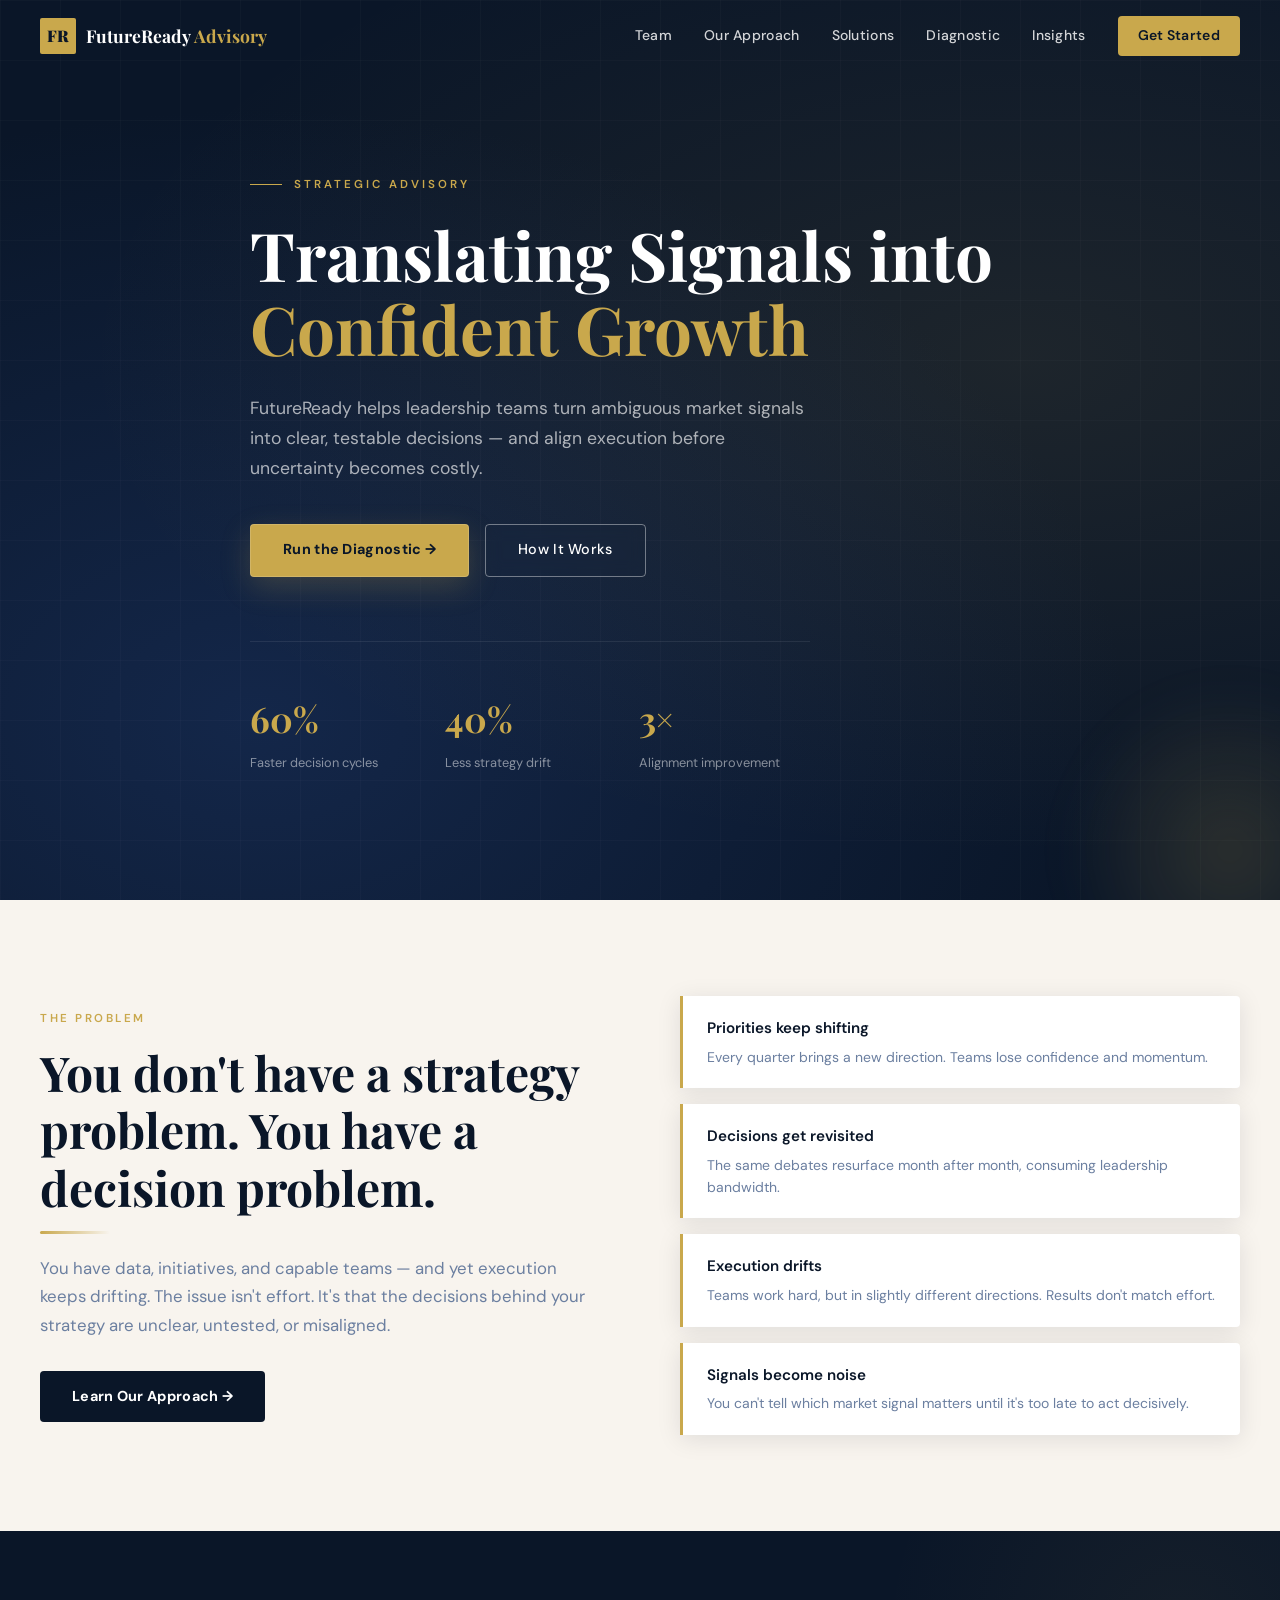
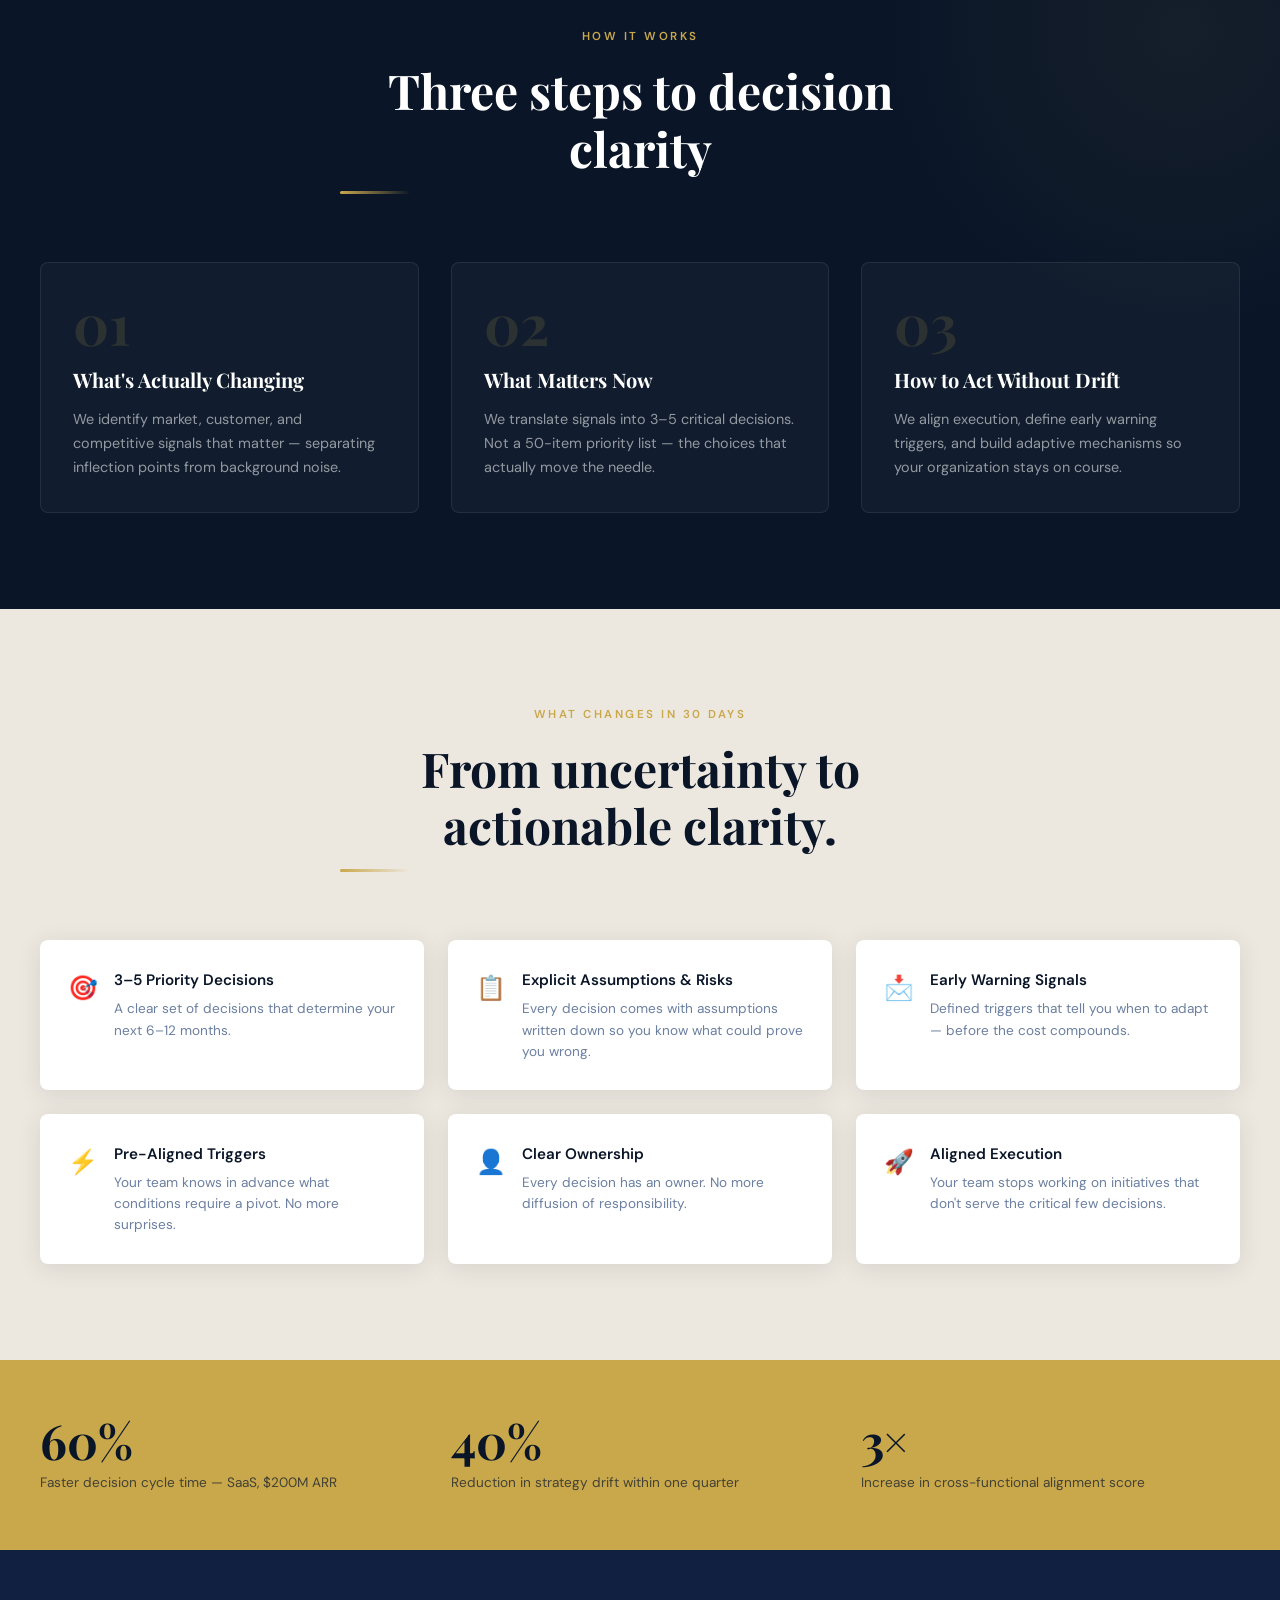
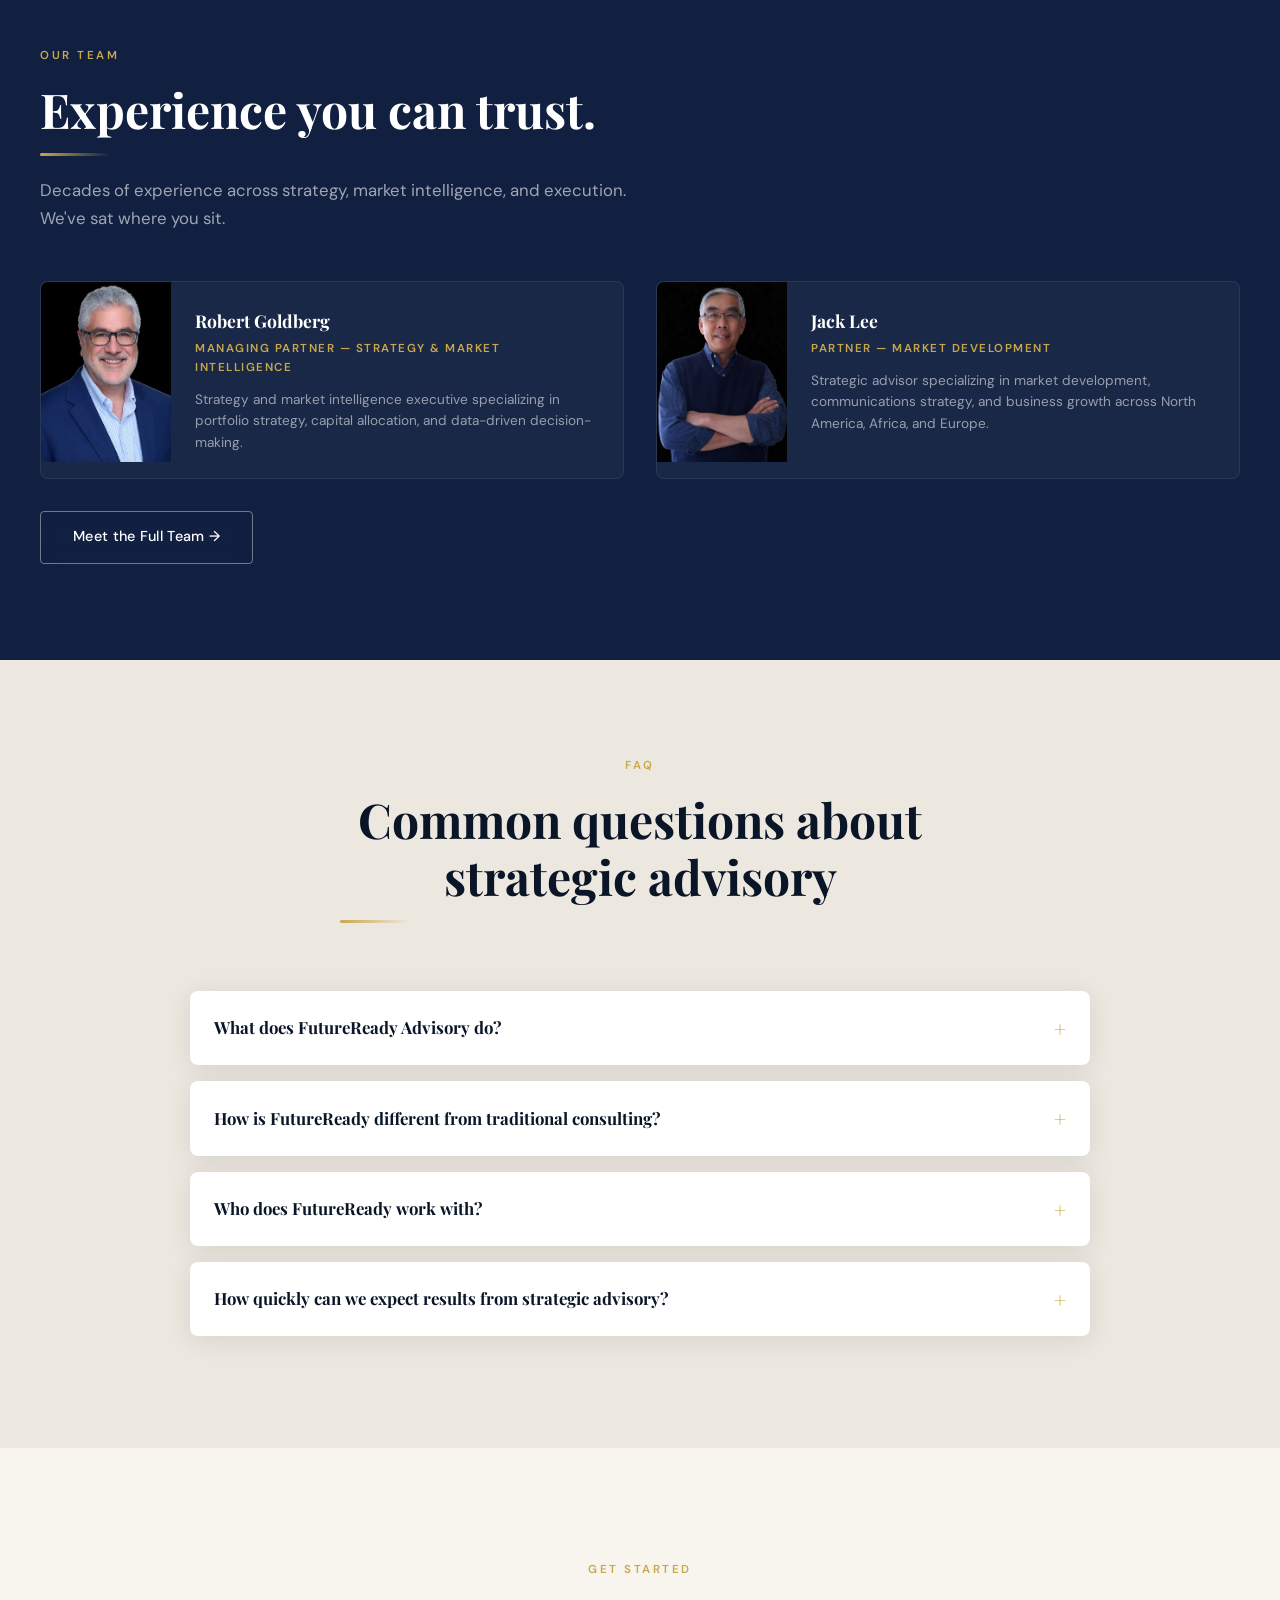
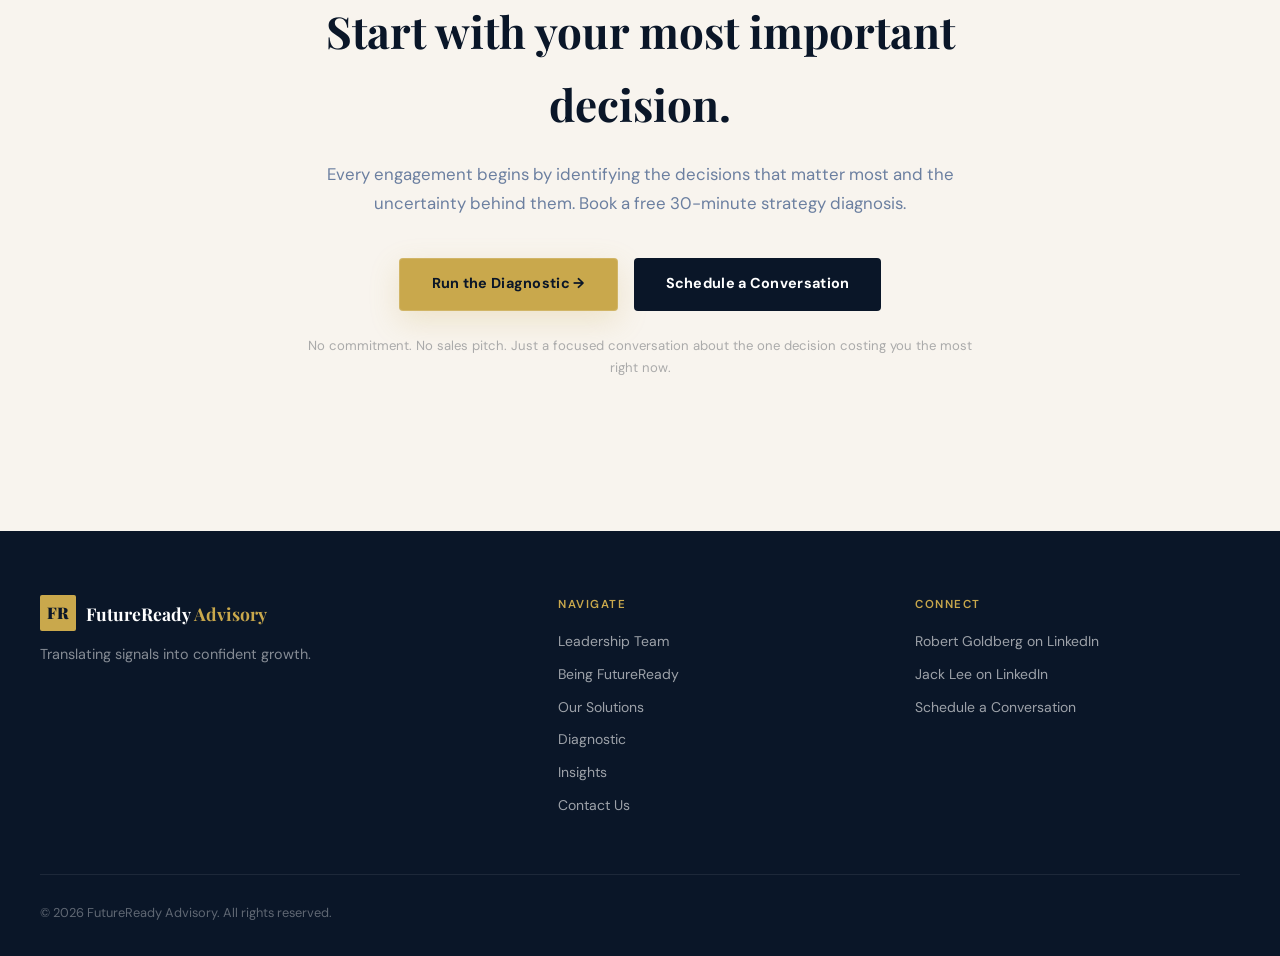
<file: index.html>
<!DOCTYPE html>
<html lang="en">
<head>
<meta charset="UTF-8">
<meta name="viewport" content="width=device-width,initial-scale=1">
<meta name="theme-color" content="#0a1628">

<!-- SEO Meta -->
<title>Strategic Advisory for Decision Clarity | FutureReady Advisory</title>
<meta name="description" content="FutureReady Advisory helps leadership teams turn ambiguous market signals into clear, testable decisions. 60% faster decision cycles, 40% less strategy drift.">
<meta name="keywords" content="strategic advisory, decision clarity, market signals, leadership consulting, strategy execution, portfolio strategy, capital allocation">
<link rel="canonical" href="https://futurereadyadvisory.com/">
<meta name="robots" content="index, follow">

<!-- Open Graph -->
<meta property="og:type" content="website">
<meta property="og:title" content="FutureReady Advisory — Turning Market Signals Into Confident Growth">
<meta property="og:description" content="Strategic advisory for leadership teams. Translate ambiguous signals into clear, testable decisions — and align execution before uncertainty becomes costly.">
<meta property="og:url" content="https://futurereadyadvisory.com/">
<meta property="og:image" content="https://futurereadyadvisory.com/img/og-home.jpg">
<meta property="og:image:width" content="1200">
<meta property="og:image:height" content="630">
<meta property="og:site_name" content="FutureReady Advisory">
<meta property="og:locale" content="en_US">

<!-- Twitter Card -->
<meta name="twitter:card" content="summary_large_image">
<meta name="twitter:title" content="FutureReady Advisory — Translating Signals Into Confident Growth">
<meta name="twitter:description" content="Strategic advisory for leadership teams. Make faster, better decisions with less drift.">
<meta name="twitter:image" content="https://futurereadyadvisory.com/img/og-home.jpg">

<!-- JSON-LD Organization Schema -->
<script type="application/ld+json">
{
  "@context": "https://schema.org",
  "@type": "ProfessionalService",
  "name": "FutureReady Advisory",
  "description": "Strategic advisory firm helping leadership teams turn ambiguous market signals into clear, testable decisions and aligned execution.",
  "url": "https://futurereadyadvisory.com/",
  "logo": "https://futurereadyadvisory.com/img/logo.png",
  "foundingDate": "2020",
  "founders": [
    {"@type": "Person", "name": "Robert Goldberg", "jobTitle": "Managing Partner — Strategy & Market Intelligence"},
    {"@type": "Person", "name": "Jack Lee", "jobTitle": "Partner — Market Development"}
  ],
  "address": {
    "@type": "PostalAddress",
    "addressCountry": "US"
  },
  "sameAs": [
    "https://www.linkedin.com/in/robgoldberg/",
    "https://www.linkedin.com/in/jkleemktgii/"
  ]
}
</script>

<!-- JSON-LD FAQ Schema -->
<script type="application/ld+json">
{
  "@context": "https://schema.org",
  "@type": "FAQPage",
  "mainEntity": [
    {
      "@type": "Question",
      "name": "What does FutureReady Advisory do?",
      "acceptedAnswer": {
        "@type": "Answer",
        "text": "FutureReady helps leadership teams turn ambiguous market signals into clear, testable strategic decisions. We identify the 3–5 decisions that matter most, align execution around them, and build early-warning systems so you adapt before uncertainty becomes costly."
      }
    },
    {
      "@type": "Question",
      "name": "How is FutureReady different from traditional consulting?",
      "acceptedAnswer": {
        "@type": "Answer",
        "text": "We don't deliver a 200-page report. We deliver decision clarity: explicit assumptions, defined triggers for change, and clear ownership so your team executes with alignment in 30 days — not 6 months."
      }
    },
    {
      "@type": "Question",
      "name": "Who does FutureReady work with?",
      "acceptedAnswer": {
        "@type": "Answer",
        "text": "CEOs, founders, and leadership teams of growth-stage and enterprise organizations who have data, capable teams, and strong initiatives — but find that execution keeps drifting because strategic decisions are unclear or misaligned."
      }
    },
    {
      "@type": "Question",
      "name": "How quickly can we expect results?",
      "acceptedAnswer": {
        "@type": "Answer",
        "text": "Most engagements produce clear priority decisions, explicit assumptions, and aligned execution within 30 days. Clients report 60% faster decision cycles and 40% less strategy drift in the first quarter."
      }
    }
  ]
}
</script>

<!-- JSON-LD LocalBusiness -->
<script type="application/ld+json">
{
  "@context": "https://schema.org",
  "@type": "LocalBusiness",
  "name": "FutureReady Advisory",
  "description": "Strategic advisory for leadership teams focused on decision clarity and market signal analysis.",
  "url": "https://futurereadyadvisory.com/",
  "telephone": "",
  "email": "",
  "priceRange": "$$$",
  "areaServed": "US, NA",
  "hasOfferCatalog": {
    "@type": "OfferCatalog",
    "name": "Strategic Advisory Services",
    "itemListElement": [
      {"@type": "Offer", "itemOffered": {"@type": "Service", "name": "Strategy Diagnostic"}},
      {"@type": "Offer", "itemOffered": {"@type": "Service", "name": "Decision Clarity Workshop"}},
      {"@type": "Offer", "itemOffered": {"@type": "Service", "name": "Market Signal Analysis"}},
      {"@type": "Offer", "itemOffered": {"@type": "Service", "name": "Strategic Roadmap Development"}},
      {"@type": "Offer", "itemOffered": {"@type": "Service", "name": "Decision Intelligence Program"}}
    ]
  }
}
</script>

<!-- BreadcrumbList -->
<script type="application/ld+json">
{
  "@context": "https://schema.org",
  "@type": "BreadcrumbList",
  "itemListElement": [
    {"@type": "ListItem", "position": 1, "name": "Home", "item": "https://futurereadyadvisory.com/"}
  ]
}
</script>

<link rel="stylesheet" href="shared.css">
</head>
<body>
<header class="site-header" id="site-header">
  <div class="header-inner">
    <a href="index.html" class="logo" aria-label="FutureReady Advisory — Home">
      <span class="logo-mark">FR</span>
      <span class="logo-text">FutureReady<span class="logo-accent"> Advisory</span></span>
    </a>
    <nav class="main-nav" id="main-nav" aria-label="Main navigation">
      <a href="leadership.html">Team</a>
      <a href="being-futureready.html">Our Approach</a>
      <a href="solutions.html">Solutions</a>
      <a href="diagnostic.html">Diagnostic</a>
      <a href="insights.html">Insights</a>
      <a href="contact.html" class="nav-cta">Get Started</a>
    </nav>
    <button class="hamburger" id="hamburger" aria-label="Toggle menu">
      <span></span><span></span><span></span>
    </button>
  </div>
</header>

<section class="hero" aria-label="Hero">
  <div class="hero-grid"></div>
  <div class="hero-inner">
    <div class="eyebrow">Strategic Advisory</div>
    <h1>Translating Signals into <em>Confident Growth</em></h1>
    <p class="hero-sub">FutureReady helps leadership teams turn ambiguous market signals into clear, testable decisions — and align execution before uncertainty becomes costly.</p>
    <div class="hero-actions">
      <a href="diagnostic.html" class="btn-primary" aria-label="Run the free strategic diagnostic">Run the Diagnostic →</a>
      <a href="solutions.html" class="btn-outline">How It Works</a>
    </div>
    <div class="hero-stats">
      <div class="hero-stat"><div class="num">60%</div><div class="lbl">Faster decision cycles</div></div>
      <div class="hero-stat"><div class="num">40%</div><div class="lbl">Less strategy drift</div></div>
      <div class="hero-stat"><div class="num">3×</div><div class="lbl">Alignment improvement</div></div>
    </div>
  </div>
</section>

<section class="problem-section" aria-label="The problem we solve">
  <div class="problem-inner">
    <div class="fade-in">
      <div class="section-label">The Problem</div>
      <h2 class="section-title">You don't have a strategy problem. You have a decision problem.</h2>
      <p class="section-sub">You have data, initiatives, and capable teams — and yet execution keeps drifting. The issue isn't effort. It's that the decisions behind your strategy are unclear, untested, or misaligned.</p>
      <div style="margin-top:2rem"><a href="being-futureready.html" class="btn-navy">Learn Our Approach →</a></div>
    </div>
    <div class="problem-cards fade-in">
      <div class="problem-card"><h4>Priorities keep shifting</h4><p>Every quarter brings a new direction. Teams lose confidence and momentum.</p></div>
      <div class="problem-card"><h4>Decisions get revisited</h4><p>The same debates resurface month after month, consuming leadership bandwidth.</p></div>
      <div class="problem-card"><h4>Execution drifts</h4><p>Teams work hard, but in slightly different directions. Results don't match effort.</p></div>
      <div class="problem-card"><h4>Signals become noise</h4><p>You can't tell which market signal matters until it's too late to act decisively.</p></div>
    </div>
  </div>
</section>

<section class="how-section" aria-label="How it works in three steps">
  <div class="how-inner">
    <div style="text-align:center;max-width:600px;margin:0 auto" class="fade-in">
      <div class="section-label">How It Works</div>
      <h2 class="section-title light">Three steps to decision clarity</h2>
    </div>
    <div class="steps-grid">
      <div class="step-card fade-in"><div class="step-num">01</div><h3>What's Actually Changing</h3><p>We identify market, customer, and competitive signals that matter — separating inflection points from background noise.</p></div>
      <div class="step-card fade-in"><div class="step-num">02</div><h3>What Matters Now</h3><p>We translate signals into 3–5 critical decisions. Not a 50-item priority list — the choices that actually move the needle.</p></div>
      <div class="step-card fade-in"><div class="step-num">03</div><h3>How to Act Without Drift</h3><p>We align execution, define early warning triggers, and build adaptive mechanisms so your organization stays on course.</p></div>
    </div>
  </div>
</section>

<section class="outcomes-section" aria-label="What changes in 30 days">
  <div class="outcomes-inner">
    <div style="text-align:center;max-width:600px;margin:0 auto" class="fade-in">
      <div class="section-label">What Changes in 30 Days</div>
      <h2 class="section-title">From uncertainty to actionable clarity.</h2>
    </div>
    <div class="outcomes-grid">
      <div class="outcome-item fade-in"><div class="outcome-icon" aria-hidden="true">🎯</div><div><h4>3–5 Priority Decisions</h4><p>A clear set of decisions that determine your next 6–12 months.</p></div></div>
      <div class="outcome-item fade-in"><div class="outcome-icon" aria-hidden="true">📋</div><div><h4>Explicit Assumptions &amp; Risks</h4><p>Every decision comes with assumptions written down so you know what could prove you wrong.</p></div></div>
      <div class="outcome-item fade-in"><div class="outcome-icon" aria-hidden="true">📩</div><div><h4>Early Warning Signals</h4><p>Defined triggers that tell you when to adapt — before the cost compounds.</p></div></div>
      <div class="outcome-item fade-in"><div class="outcome-icon" aria-hidden="true">⚡</div><div><h4>Pre-Aligned Triggers</h4><p>Your team knows in advance what conditions require a pivot. No more surprises.</p></div></div>
      <div class="outcome-item fade-in"><div class="outcome-icon" aria-hidden="true">👤</div><div><h4>Clear Ownership</h4><p>Every decision has an owner. No more diffusion of responsibility.</p></div></div>
      <div class="outcome-item fade-in"><div class="outcome-icon" aria-hidden="true">🚀</div><div><h4>Aligned Execution</h4><p>Your team stops working on initiatives that don't serve the critical few decisions.</p></div></div>
    </div>
  </div>
</section>

<div class="stats-bar" aria-label="Results and impact statistics">
  <div class="stats-bar-inner">
    <div class="stat-block fade-in"><div class="big">60%</div><div class="desc">Faster decision cycle time — SaaS, $200M ARR</div></div>
    <div class="stat-block fade-in"><div class="big">40%</div><div class="desc">Reduction in strategy drift within one quarter</div></div>
    <div class="stat-block fade-in"><div class="big">3×</div><div class="desc">Increase in cross-functional alignment score</div></div>
  </div>
</div>

<section class="team-preview" aria-label="Meet the team">
  <div class="team-preview-inner">
    <div style="max-width:600px;margin-bottom:3rem" class="fade-in">
      <div class="section-label">Our Team</div>
      <h2 class="section-title light">Experience you can trust.</h2>
      <p class="section-sub light">Decades of experience across strategy, market intelligence, and execution. We've sat where you sit.</p>
    </div>
    <div class="team-cards">
      <div class="team-card fade-in">
        <img src="img/rob.jpg" alt="Robert Goldberg, Managing Partner at FutureReady Advisory" loading="lazy" style="height:180px">
        <div class="team-card-body">
          <h3>Robert Goldberg</h3>
          <div class="team-card-role">Managing Partner — Strategy &amp; Market Intelligence</div>
          <p>Strategy and market intelligence executive specializing in portfolio strategy, capital allocation, and data-driven decision-making.</p>
        </div>
      </div>
      <div class="team-card fade-in">
        <img src="img/jack.jpg" alt="Jack Lee, Partner at FutureReady Advisory" loading="lazy" style="height:180px">
        <div class="team-card-body">
          <h3>Jack Lee</h3>
          <div class="team-card-role">Partner — Market Development</div>
          <p>Strategic advisor specializing in market development, communications strategy, and business growth across North America, Africa, and Europe.</p>
        </div>
      </div>
    </div>
    <div style="margin-top:2rem" class="fade-in"><a href="leadership.html" class="btn-outline">Meet the Full Team →</a></div>
  </div>
</section>

<!-- FAQ Section for AEO -->
<section class="outcomes-section" aria-label="Frequently asked questions" style="background:var(--cream-dark)" itemscope itemtype="https://schema.org/FAQPage">
  <div class="outcomes-inner" style="max-width:900px">
    <div style="text-align:center;max-width:600px;margin:0 auto 3rem" class="fade-in">
      <div class="section-label">FAQ</div>
      <h2 class="section-title">Common questions about strategic advisory</h2>
    </div>
    <div itemscope itemprop="mainEntity" itemtype="https://schema.org/Question" class="faq-item fade-in">
      <h3 itemprop="name" class="faq-question">What does FutureReady Advisory do?</h3>
      <div itemscope itemprop="acceptedAnswer" itemtype="https://schema.org/Answer" class="faq-answer">
        <div itemprop="text">FutureReady helps leadership teams turn ambiguous market signals into clear, testable strategic decisions. We identify the 3–5 decisions that matter most, align execution around them, and build early-warning systems so you adapt before uncertainty becomes costly.</div>
      </div>
    </div>
    <div itemscope itemprop="mainEntity" itemtype="https://schema.org/Question" class="faq-item fade-in">
      <h3 itemprop="name" class="faq-question">How is FutureReady different from traditional consulting?</h3>
      <div itemscope itemprop="acceptedAnswer" itemtype="https://schema.org/Answer" class="faq-answer">
        <div itemprop="text">We don't deliver a 200-page report. We deliver decision clarity: explicit assumptions, defined triggers for change, and clear ownership so your team executes with alignment in 30 days — not 6 months.</div>
      </div>
    </div>
    <div itemscope itemprop="mainEntity" itemtype="https://schema.org/Question" class="faq-item fade-in">
      <h3 itemprop="name" class="faq-question">Who does FutureReady work with?</h3>
      <div itemscope itemprop="acceptedAnswer" itemtype="https://schema.org/Answer" class="faq-answer">
        <div itemprop="text">CEOs, founders, and leadership teams of growth-stage and enterprise organizations who have data, capable teams, and strong initiatives — but find that execution keeps drifting because strategic decisions are unclear or misaligned.</div>
      </div>
    </div>
    <div itemscope itemprop="mainEntity" itemtype="https://schema.org/Question" class="faq-item fade-in">
      <h3 itemprop="name" class="faq-question">How quickly can we expect results from strategic advisory?</h3>
      <div itemscope itemprop="acceptedAnswer" itemtype="https://schema.org/Answer" class="faq-answer">
        <div itemprop="text">Most engagements produce clear priority decisions, explicit assumptions, and aligned execution within 30 days. Clients report 60% faster decision cycles and 40% less strategy drift in the first quarter.</div>
      </div>
    </div>
  </div>
</section>

<section class="home-cta" aria-label="Get started">
  <div class="home-cta-inner fade-in">
    <div class="section-label" style="text-align:center">Get Started</div>
    <h2>Start with your most important decision.</h2>
    <p>Every engagement begins by identifying the decisions that matter most and the uncertainty behind them. Book a free 30-minute strategy diagnosis.</p>
    <div class="cta-actions">
      <a href="diagnostic.html" class="btn-primary">Run the Diagnostic →</a>
      <a href="contact.html" class="btn-navy">Schedule a Conversation</a>
    </div>
    <p style="margin-top:1.5rem;font-size:.82rem;color:#aaa">No commitment. No sales pitch. Just a focused conversation about the one decision costing you the most right now.</p>
  </div>
</section>

<footer class="site-footer">
  <div class="footer-inner">
    <div class="footer-brand">
      <a href="index.html" class="logo" aria-label="FutureReady Advisory — Home">
        <span class="logo-mark">FR</span>
        <span class="logo-text">FutureReady<span class="logo-accent"> Advisory</span></span>
      </a>
      <p>Translating signals into confident growth.</p>
    </div>
    <div class="footer-links">
      <div class="footer-col">
        <h4>Navigate</h4>
        <a href="leadership.html">Leadership Team</a>
        <a href="being-futureready.html">Being FutureReady</a>
        <a href="solutions.html">Our Solutions</a>
        <a href="diagnostic.html">Diagnostic</a>
        <a href="insights.html">Insights</a>
        <a href="contact.html">Contact Us</a>
      </div>
      <div class="footer-col">
        <h4>Connect</h4>
        <a href="https://www.linkedin.com/in/robgoldberg/" target="_blank" rel="noopener">Robert Goldberg on LinkedIn</a>
        <a href="https://www.linkedin.com/in/jkleemktgii/" target="_blank" rel="noopener">Jack Lee on LinkedIn</a>
        <a href="contact.html">Schedule a Conversation</a>
      </div>
    </div>
  </div>
  <div class="footer-bottom">
    <p>© 2026 FutureReady Advisory. All rights reserved.</p>
  </div>
</footer>

<script src="shared.js"></script>

<style>
/* FAQ styles for AEO section */
.faq-item {
  background: var(--white);
  border-radius: 8px;
  margin-bottom: 1rem;
  overflow: hidden;
  box-shadow: var(--shadow);
  transition: box-shadow .2s;
}
.faq-item:hover {
  box-shadow: var(--shadow-lg);
}
.faq-question {
  font-family: 'Playfair Display', serif;
  font-size: 1.05rem;
  color: var(--navy);
  padding: 1.25rem 1.5rem;
  cursor: pointer;
  position: relative;
  margin: 0;
  display: flex;
  align-items: center;
  justify-content: space-between;
}
.faq-question::after {
  content: "+";
  font-size: 1.3rem;
  color: var(--gold);
  font-weight: 700;
  transition: transform .2s;
}
.faq-item.active .faq-question::after {
  content: "−";
}
.faq-answer {
  max-height: 0;
  overflow: hidden;
  transition: max-height 0.3s ease, padding 0.3s ease;
  padding: 0 1.5rem;
}
.faq-item.active .faq-answer {
  max-height: 300px;
  padding: 0 1.5rem 1.25rem;
}
.faq-answer div {
  font-size: .9rem;
  color: var(--gray);
  line-height: 1.7;
}
</style>
</body>
</html>
</file>
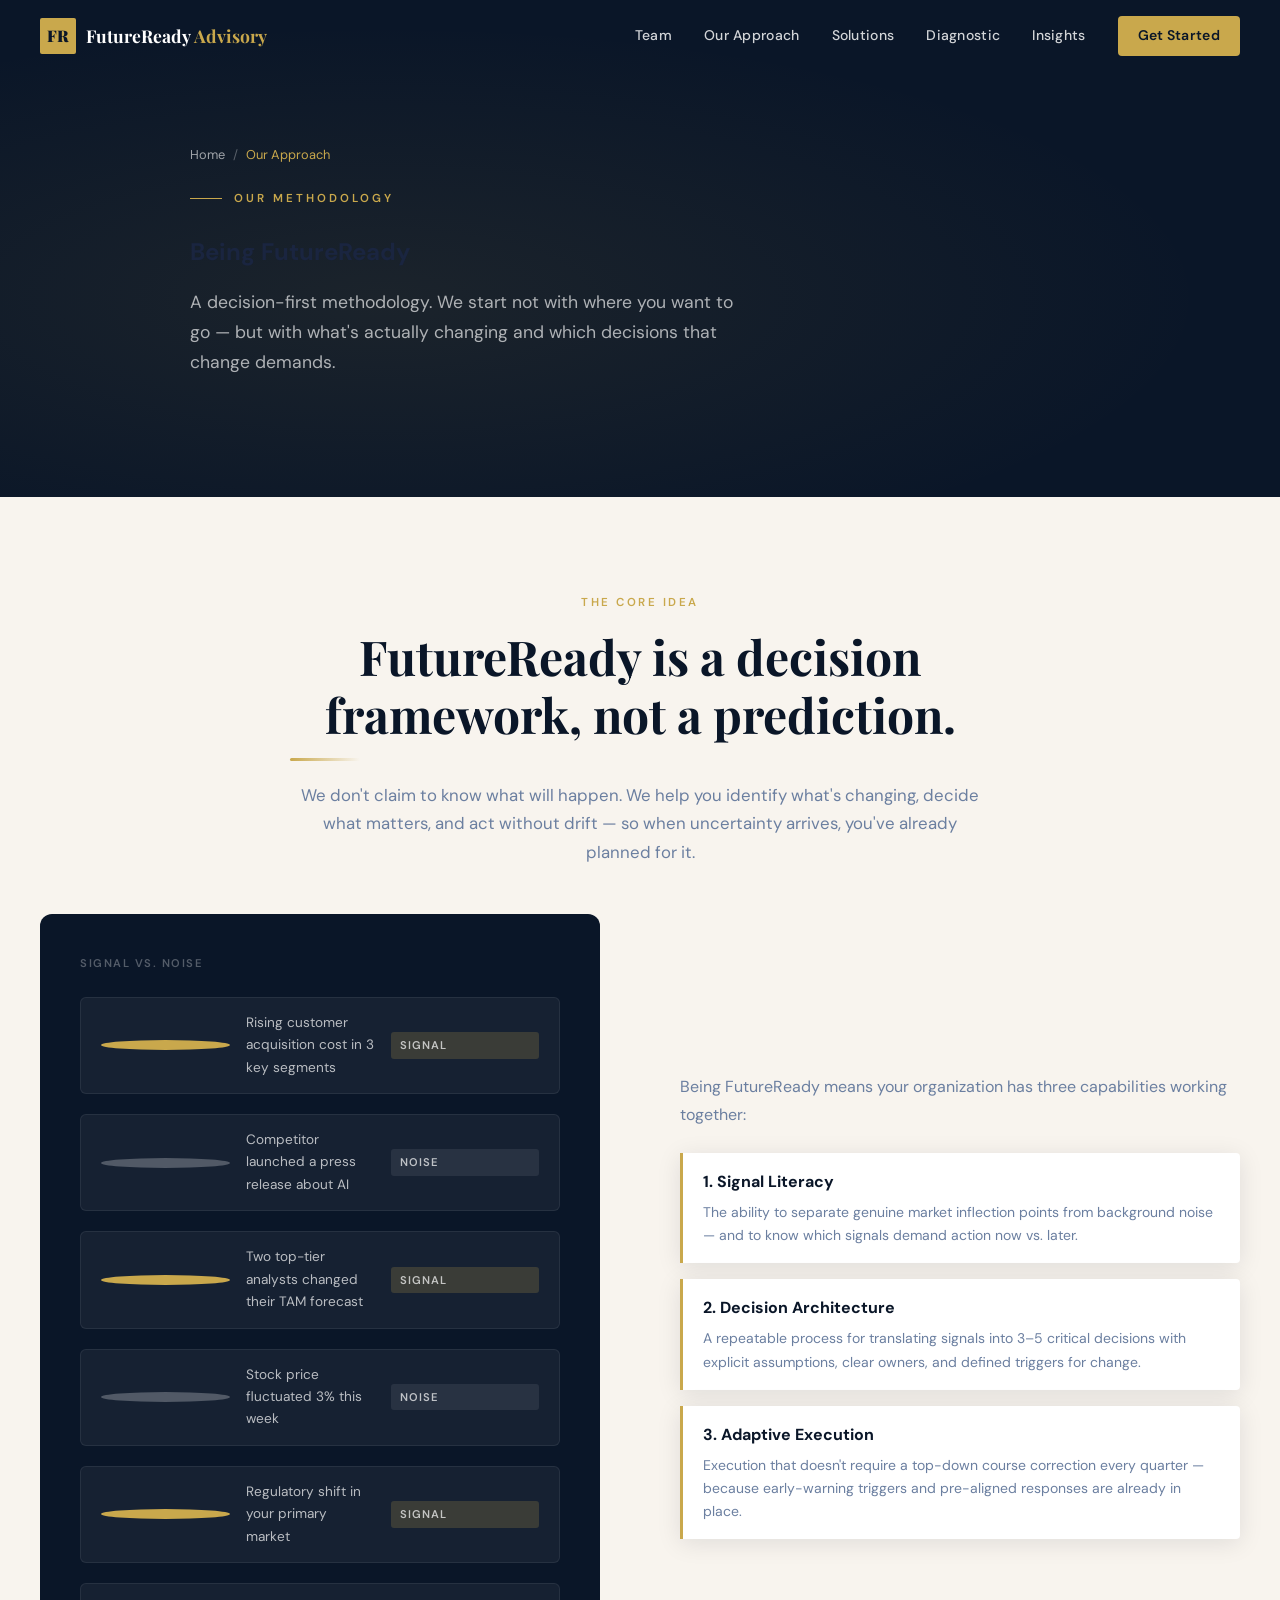
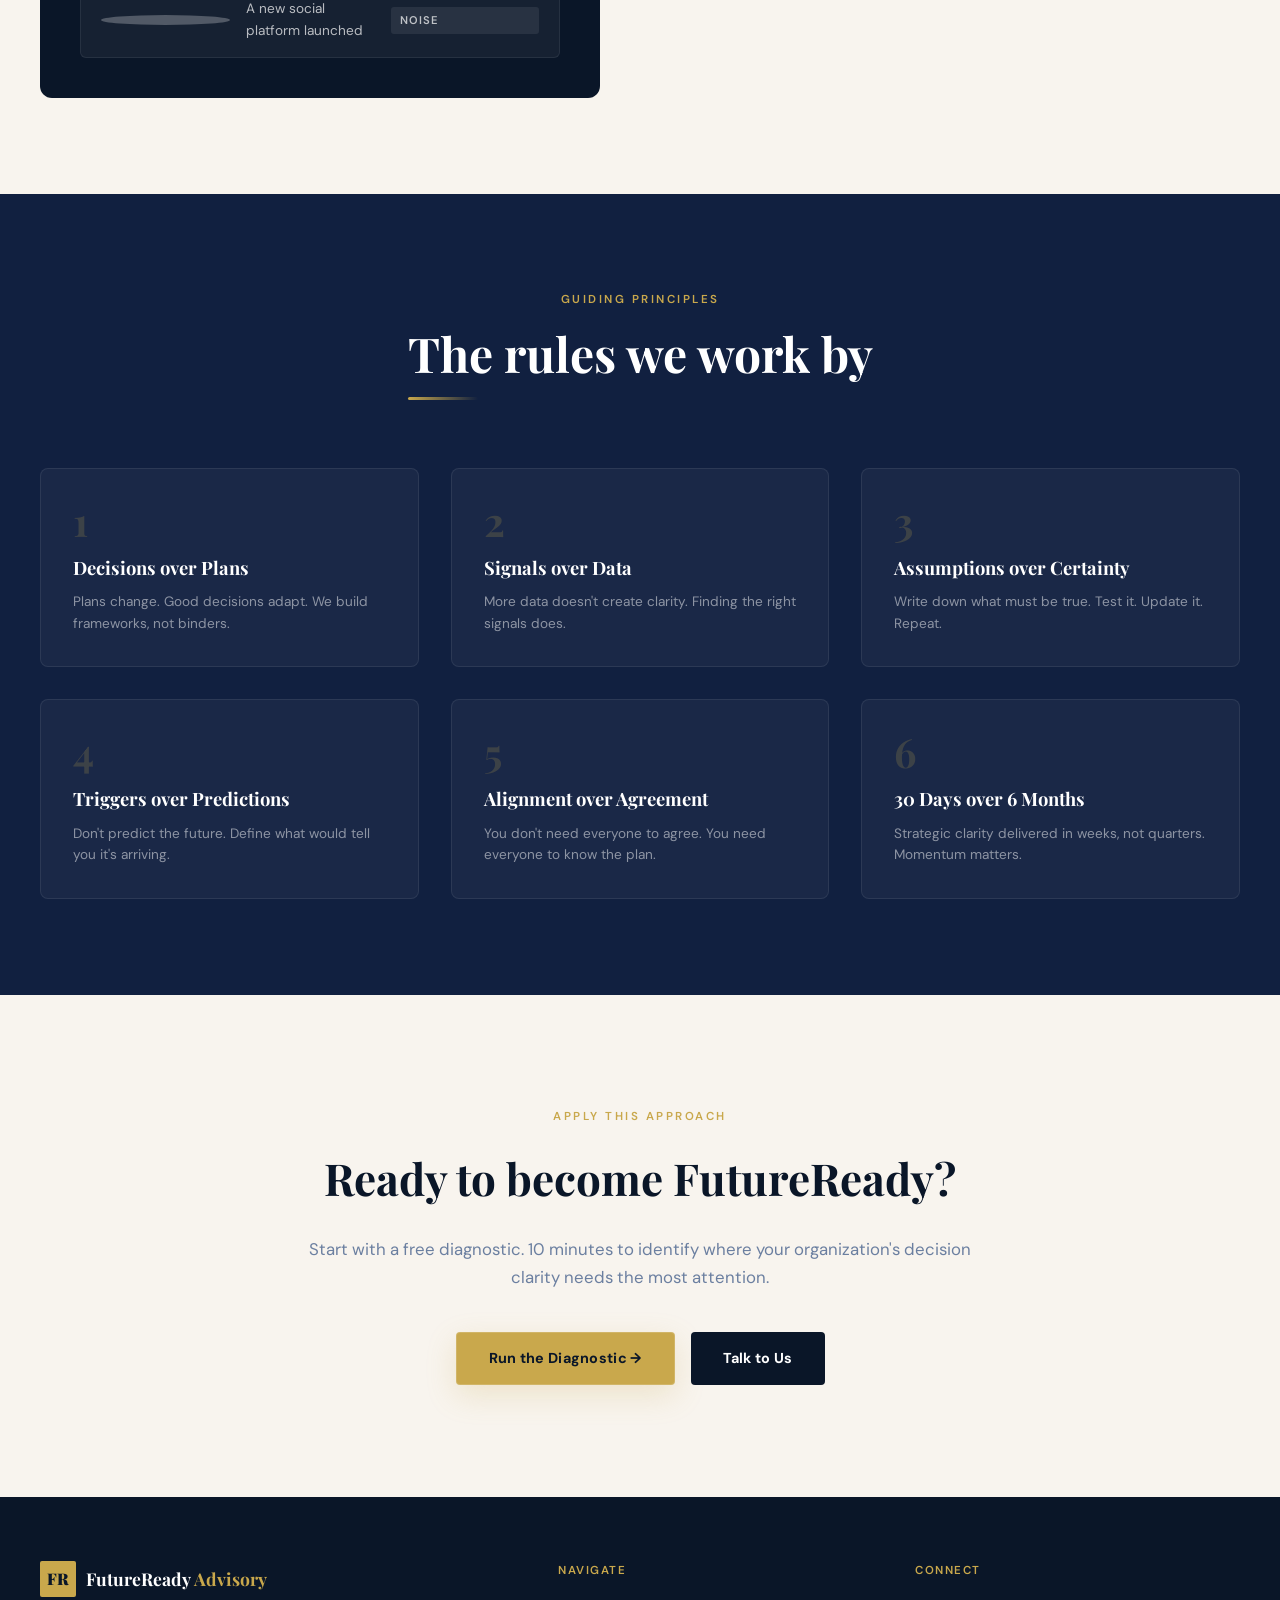
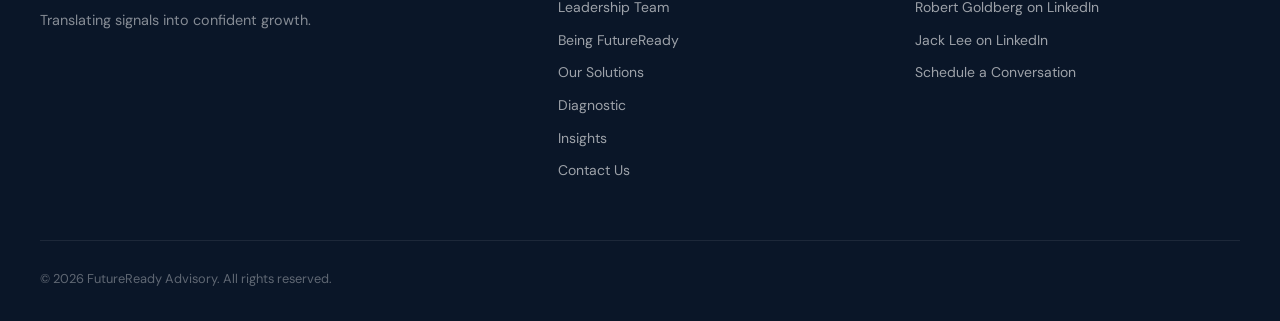
<file: being-futureready.html>
<!DOCTYPE html>
<html lang="en">
<head>
<meta charset="UTF-8">
<meta name="viewport" content="width=device-width,initial-scale=1">
<meta name="theme-color" content="#0a1628">
<title>Our Approach — Being FutureReady | FutureReady Advisory</title>
<meta name="description" content="Learn the FutureReady approach: a decision-first methodology that separates market signals from noise and aligns your organization around the critical few choices.">
<meta name="keywords" content="strategic methodology, decision-first approach, market signal analysis, strategic framework">
<link rel="canonical" href="https://futurereadyadvisory.com/being-futureready/">
<meta name="robots" content="index, follow">
<meta property="og:type" content="website">
<meta property="og:title" content="Being FutureReady — Our Approach | FutureReady Advisory">
<meta property="og:description" content="A decision-first methodology built on three pillars: Signal, Decision, Action.">
<meta property="og:url" content="https://futurereadyadvisory.com/being-futureready/">
<meta property="og:site_name" content="FutureReady Advisory">
<meta name="twitter:card" content="summary_large_image">
<link rel="stylesheet" href="shared.css">
</head>
<body>
<a href="#main" class="skip-link">Skip to main content</a>
<header class="site-header" id="site-header">
  <div class="header-inner">
    <a href="index.html" class="logo" aria-label="FutureReady Advisory — Home">
      <span class="logo-mark">FR</span>
      <span class="logo-text">FutureReady<span class="logo-accent"> Advisory</span></span>
    </a>
    <nav class="main-nav" id="main-nav" aria-label="Main navigation">
      <a href="leadership.html">Team</a>
      <a href="being-futureready.html" aria-current="page">Our Approach</a>
      <a href="solutions.html">Solutions</a>
      <a href="diagnostic.html">Diagnostic</a>
      <a href="insights.html">Insights</a>
      <a href="contact.html" class="nav-cta">Get Started</a>
    </nav>
    <button class="hamburger" id="hamburger" aria-label="Toggle menu">
      <span></span><span></span><span></span>
    </button>
  </div>
</header>

<main id="main">
<section class="bfr-hero" aria-label="Page header">
  <div class="bfr-hero-inner">
    <nav class="breadcrumbs" aria-label="Breadcrumb">
      <a href="index.html">Home</a>
      <span class="sep">/</span>
      <span class="current">Our Approach</span>
    </nav>
    <div class="eyebrow">Our Methodology</div>
    <h1>Being FutureReady</h1>
    <p class="hero-sub" style="margin-top:1rem">A decision-first methodology. We start not with where you want to go — but with what's actually changing and which decisions that change demands.</p>
  </div>
</section>

<section class="what-section" aria-label="What it means to be FutureReady">
  <div class="what-inner">
    <div style="text-align:center;max-width:700px;margin:0 auto" class="fade-in">
      <div class="section-label">The Core Idea</div>
      <h2 class="section-title">FutureReady is a decision framework, not a prediction.</h2>
      <p class="section-sub" style="max-width:700px">We don't claim to know what will happen. We help you identify what's changing, decide what matters, and act without drift — so when uncertainty arrives, you've already planned for it.</p>
    </div>
    <div class="what-grid">
      <div class="what-visual fade-in">
        <div class="visual-label">Signal vs. Noise</div>
        <div class="signal-row"><span class="signal-dot dot-gold"></span><span>Rising customer acquisition cost in 3 key segments</span><span class="tag tag-signal">Signal</span></div>
        <div class="signal-row"><span class="signal-dot dot-gray"></span><span>Competitor launched a press release about AI</span><span class="tag tag-noise">Noise</span></div>
        <div class="signal-row"><span class="signal-dot dot-gold"></span><span>Two top-tier analysts changed their TAM forecast</span><span class="tag tag-signal">Signal</span></div>
        <div class="signal-row"><span class="signal-dot dot-gray"></span><span>Stock price fluctuated 3% this week</span><span class="tag tag-noise">Noise</span></div>
        <div class="signal-row"><span class="signal-dot dot-gold"></span><span>Regulatory shift in your primary market</span><span class="tag tag-signal">Signal</span></div>
        <div class="signal-row"><span class="signal-dot dot-gray"></span><span>A new social platform launched</span><span class="tag tag-noise">Noise</span></div>
      </div>
      <div class="fade-in">
        <p style="color:var(--gray);line-height:1.75;margin-bottom:1.5rem">Being FutureReady means your organization has three capabilities working together:</p>
        <div style="display:flex;flex-direction:column;gap:1rem">
          <div style="background:var(--white);border-left:3px solid var(--gold);padding:1rem 1.25rem;border-radius:0 4px 4px 0;box-shadow:var(--shadow)">
            <strong style="color:var(--navy)">1. Signal Literacy</strong>
            <p style="font-size:.875rem;color:var(--gray);margin-top:.35rem">The ability to separate genuine market inflection points from background noise — and to know which signals demand action now vs. later.</p>
          </div>
          <div style="background:var(--white);border-left:3px solid var(--gold);padding:1rem 1.25rem;border-radius:0 4px 4px 0;box-shadow:var(--shadow)">
            <strong style="color:var(--navy)">2. Decision Architecture</strong>
            <p style="font-size:.875rem;color:var(--gray);margin-top:.35rem">A repeatable process for translating signals into 3–5 critical decisions with explicit assumptions, clear owners, and defined triggers for change.</p>
          </div>
          <div style="background:var(--white);border-left:3px solid var(--gold);padding:1rem 1.25rem;border-radius:0 4px 4px 0;box-shadow:var(--shadow)">
            <strong style="color:var(--navy)">3. Adaptive Execution</strong>
            <p style="font-size:.875rem;color:var(--gray);margin-top:.35rem">Execution that doesn't require a top-down course correction every quarter — because early-warning triggers and pre-aligned responses are already in place.</p>
          </div>
        </div>
      </div>
    </div>
  </div>
</section>

<section class="principles-section" aria-label="Our guiding principles">
  <div class="princ-inner">
    <div style="text-align:center;max-width:600px;margin:0 auto 3rem" class="fade-in">
      <div class="section-label">Guiding Principles</div>
      <h2 class="section-title light">The rules we work by</h2>
    </div>
    <div class="principles-grid">
      <div class="princ-card fade-in">
        <div class="princ-icon">1</div>
        <h3>Decisions over Plans</h3>
        <p>Plans change. Good decisions adapt. We build frameworks, not binders.</p>
      </div>
      <div class="princ-card fade-in">
        <div class="princ-icon">2</div>
        <h3>Signals over Data</h3>
        <p>More data doesn't create clarity. Finding the right signals does.</p>
      </div>
      <div class="princ-card fade-in">
        <div class="princ-icon">3</div>
        <h3>Assumptions over Certainty</h3>
        <p>Write down what must be true. Test it. Update it. Repeat.</p>
      </div>
      <div class="princ-card fade-in">
        <div class="princ-icon">4</div>
        <h3>Triggers over Predictions</h3>
        <p>Don't predict the future. Define what would tell you it's arriving.</p>
      </div>
      <div class="princ-card fade-in">
        <div class="princ-icon">5</div>
        <h3>Alignment over Agreement</h3>
        <p>You don't need everyone to agree. You need everyone to know the plan.</p>
      </div>
      <div class="princ-card fade-in">
        <div class="princ-icon">6</div>
        <h3>30 Days over 6 Months</h3>
        <p>Strategic clarity delivered in weeks, not quarters. Momentum matters.</p>
      </div>
    </div>
  </div>
</section>

<section class="home-cta" aria-label="Apply the approach">
  <div class="home-cta-inner fade-in">
    <div class="section-label" style="text-align:center">Apply This Approach</div>
    <h2>Ready to become FutureReady?</h2>
    <p>Start with a free diagnostic. 10 minutes to identify where your organization's decision clarity needs the most attention.</p>
    <div class="cta-actions">
      <a href="diagnostic.html" class="btn-primary">Run the Diagnostic →</a>
      <a href="contact.html" class="btn-navy">Talk to Us</a>
    </div>
  </div>
</section>
</main>

<footer class="site-footer">
  <div class="footer-inner">
    <div class="footer-brand">
      <a href="index.html" class="logo" aria-label="FutureReady Advisory — Home">
        <span class="logo-mark">FR</span>
        <span class="logo-text">FutureReady<span class="logo-accent"> Advisory</span></span>
      </a>
      <p>Translating signals into confident growth.</p>
    </div>
    <div class="footer-links">
      <div class="footer-col">
        <h4>Navigate</h4>
        <a href="leadership.html">Leadership Team</a>
        <a href="being-futureready.html">Being FutureReady</a>
        <a href="solutions.html">Our Solutions</a>
        <a href="diagnostic.html">Diagnostic</a>
        <a href="insights.html">Insights</a>
        <a href="contact.html">Contact Us</a>
      </div>
      <div class="footer-col">
        <h4>Connect</h4>
        <a href="https://www.linkedin.com/in/robgoldberg/" target="_blank" rel="noopener">Robert Goldberg on LinkedIn</a>
        <a href="https://www.linkedin.com/in/jkleemktgii/" target="_blank" rel="noopener">Jack Lee on LinkedIn</a>
        <a href="contact.html">Schedule a Conversation</a>
      </div>
    </div>
  </div>
  <div class="footer-bottom">
    <p>© 2026 FutureReady Advisory. All rights reserved.</p>
  </div>
</footer>
<script src="shared.js"></script>

<style>
.bfr-hero{background:var(--navy);padding:9rem 2rem 5rem;position:relative;overflow:hidden}
.bfr-hero::before{content:"";position:absolute;inset:0;background:radial-gradient(ellipse at 30% 60%,rgba(201,168,76,.09),transparent 65%)}
.bfr-hero-inner{max-width:900px;margin:0 auto;position:relative}
.what-section{background:var(--cream);padding:6rem 2rem}
.what-inner{max-width:1200px;margin:0 auto}
.what-grid{display:grid;grid-template-columns:1fr 1fr;gap:5rem;align-items:center;margin-top:3rem}
@media(max-width:768px){.what-grid{grid-template-columns:1fr;gap:3rem}}
.what-visual{background:var(--navy);border-radius:12px;padding:2.5rem;display:flex;flex-direction:column;gap:1.25rem}
.signal-row{display:flex;align-items:center;gap:1rem;padding:.875rem 1.25rem;border-radius:6px;background:rgba(255,255,255,.05);border:1px solid rgba(255,255,255,.07)}
.signal-dot{width:10px;height:10px;border-radius:50%;flex-shrink:0}
.dot-gold{background:var(--gold)}
.dot-gray{background:rgba(255,255,255,.25)}
.signal-row span{font-size:.85rem;color:rgba(255,255,255,.7);flex:1}
.signal-row .tag{font-size:.7rem;letter-spacing:1px;text-transform:uppercase;font-weight:600;padding:.25rem .6rem;border-radius:3px}
.tag-signal{background:rgba(201,168,76,.2);color:var(--gold)}
.tag-noise{background:rgba(255,255,255,.08);color:rgba(255,255,255,.4)}
.visual-label{font-size:.7rem;letter-spacing:1.5px;text-transform:uppercase;color:rgba(255,255,255,.3);font-weight:600;margin-bottom:.25rem}
.principles-section{background:var(--navy-mid);padding:6rem 2rem}
.princ-inner{max-width:1200px;margin:0 auto}
.principles-grid{display:grid;grid-template-columns:repeat(3,1fr);gap:2rem}
@media(max-width:768px){.principles-grid{grid-template-columns:repeat(2,1fr)}}
@media(max-width:480px){.principles-grid{grid-template-columns:1fr}}
.princ-card{background:rgba(255,255,255,.04);border:1px solid rgba(255,255,255,.08);border-radius:8px;padding:2rem;transition:border-color .2s,transform .2s}
.princ-card:hover{border-color:rgba(201,168,76,.35);transform:translateY(-4px)}
.princ-icon{font-family:"Playfair Display",serif;font-size:2.5rem;font-weight:700;color:rgba(201,168,76,.2);line-height:1;margin-bottom:.75rem}
.princ-card h3{font-family:"Playfair Display",serif;font-size:1.15rem;color:var(--white);margin-bottom:.5rem}
.princ-card p{font-size:.85rem;color:rgba(255,255,255,.5);line-height:1.6}
</style>
</body>
</html>
</file>
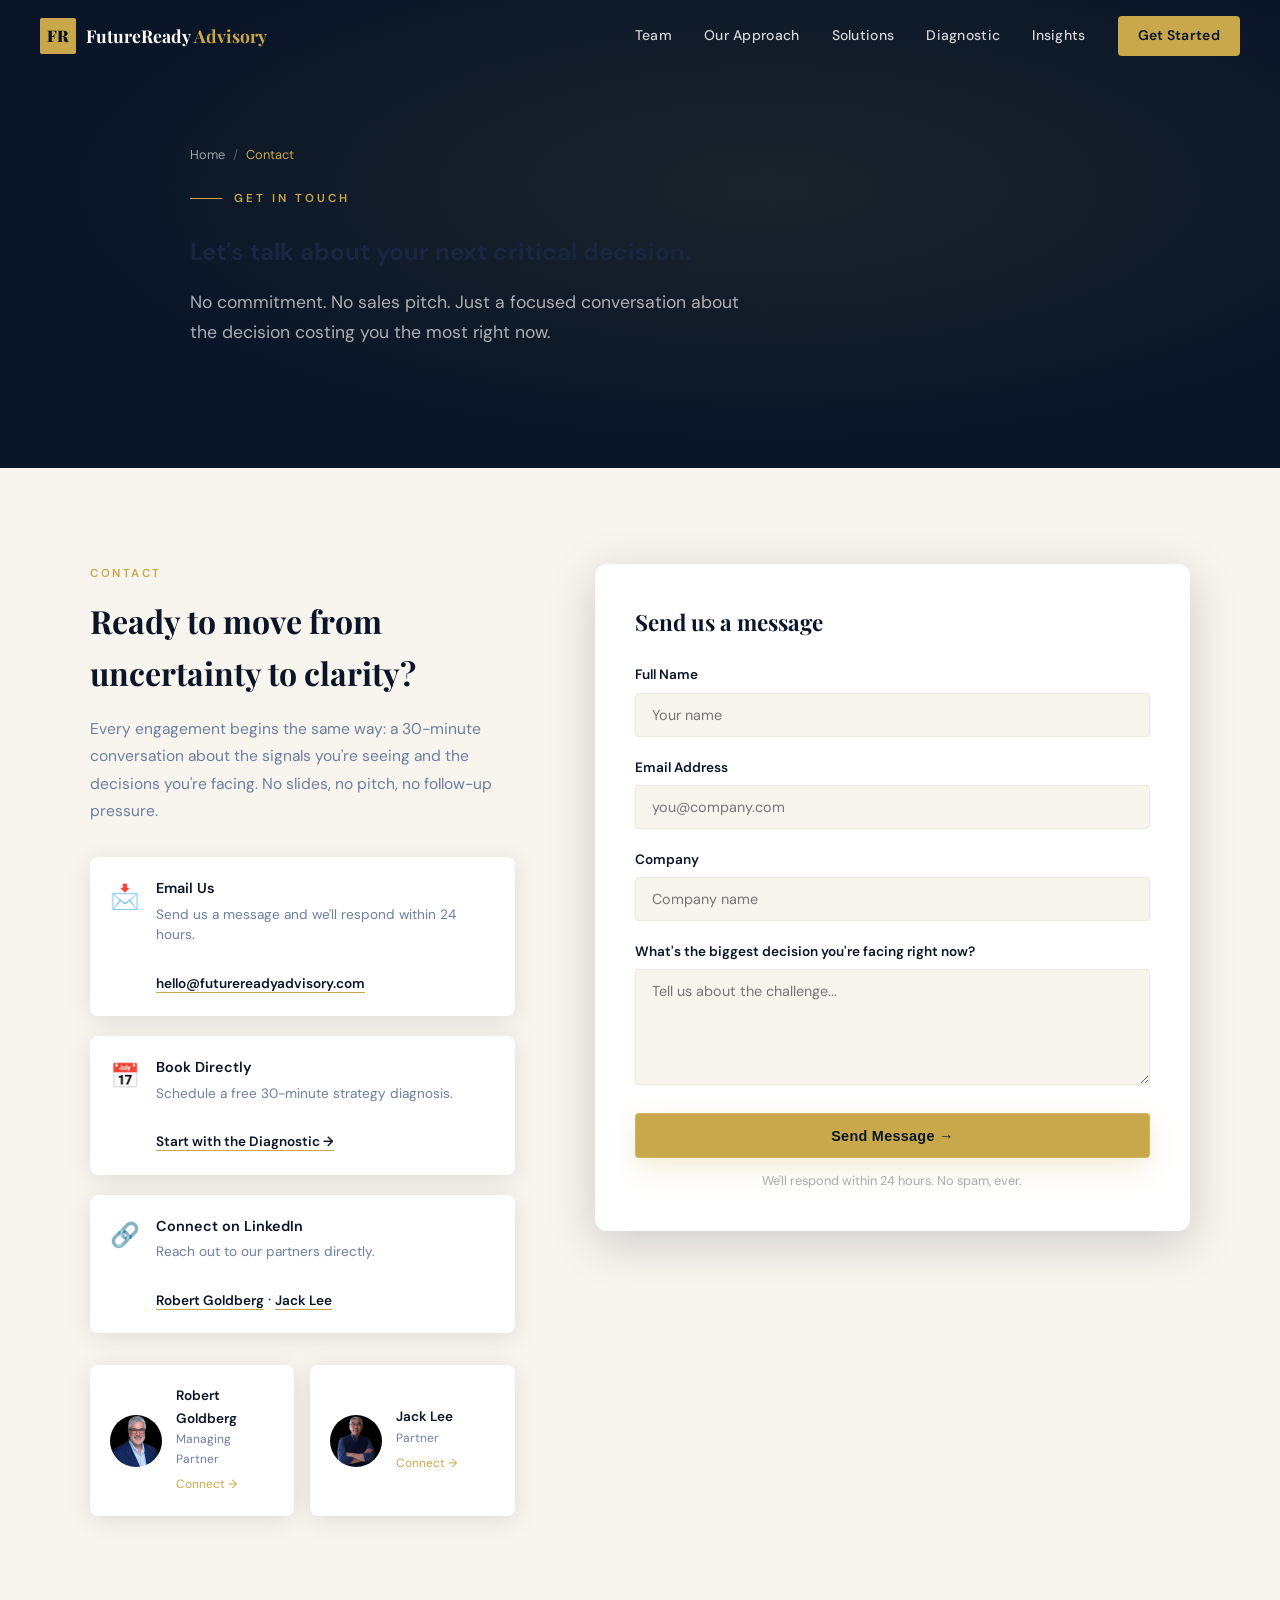
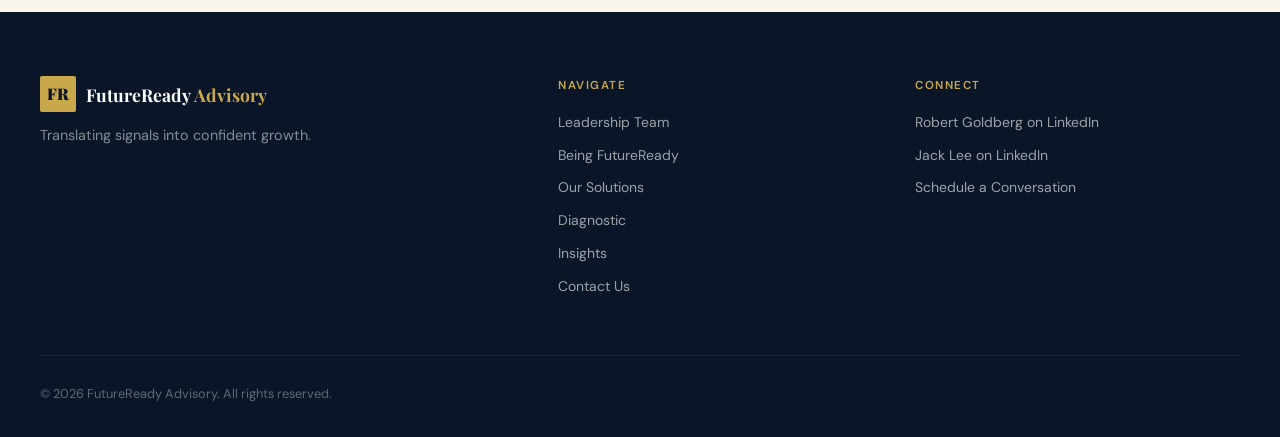
<file: contact.html>
<!DOCTYPE html>
<html lang="en">
<head>
<meta charset="UTF-8">
<meta name="viewport" content="width=device-width,initial-scale=1">
<meta name="theme-color" content="#0a1628">
<title>Contact Us | FutureReady Advisory</title>
<meta name="description" content="Contact FutureReady Advisory. Schedule a free 30-minute strategy diagnosis or reach out to Robert Goldberg and Jack Lee directly.">
<meta name="keywords" content="contact FutureReady Advisory, schedule strategy call, strategic advisory consultation">
<link rel="canonical" href="https://futurereadyadvisory.com/contact/">
<meta name="robots" content="index, follow">
<meta property="og:type" content="website">
<meta property="og:title" content="Contact Us | FutureReady Advisory">
<meta property="og:description" content="Schedule a free strategy diagnosis or reach out to the FutureReady team.">
<meta property="og:url" content="https://futurereadyadvisory.com/contact/">
<meta property="og:site_name" content="FutureReady Advisory">
<meta name="twitter:card" content="summary_large_image">
<link rel="stylesheet" href="shared.css">
</head>
<body>
<a href="#main" class="skip-link">Skip to main content</a>
<header class="site-header" id="site-header">
  <div class="header-inner">
    <a href="index.html" class="logo" aria-label="FutureReady Advisory — Home">
      <span class="logo-mark">FR</span>
      <span class="logo-text">FutureReady<span class="logo-accent"> Advisory</span></span>
    </a>
    <nav class="main-nav" id="main-nav" aria-label="Main navigation">
      <a href="leadership.html">Team</a>
      <a href="being-futureready.html">Our Approach</a>
      <a href="solutions.html">Solutions</a>
      <a href="diagnostic.html">Diagnostic</a>
      <a href="insights.html">Insights</a>
      <a href="contact.html" class="nav-cta" aria-current="page">Get Started</a>
    </nav>
    <button class="hamburger" id="hamburger" aria-label="Toggle menu">
      <span></span><span></span><span></span>
    </button>
  </div>
</header>

<main id="main">
<section class="contact-hero" aria-label="Page header">
  <div class="contact-hero-inner">
    <nav class="breadcrumbs" aria-label="Breadcrumb">
      <a href="index.html">Home</a>
      <span class="sep">/</span>
      <span class="current">Contact</span>
    </nav>
    <div class="eyebrow">Get In Touch</div>
    <h1>Let's talk about your next critical decision.</h1>
    <p class="hero-sub" style="margin-top:1rem">No commitment. No sales pitch. Just a focused conversation about the decision costing you the most right now.</p>
  </div>
</section>

<section class="contact-section" aria-label="Contact form and information">
  <div class="contact-inner">
    <div class="contact-info fade-in">
      <div class="section-label">Contact</div>
      <h2>Ready to move from uncertainty to clarity?</h2>
      <p>Every engagement begins the same way: a 30-minute conversation about the signals you're seeing and the decisions you're facing. No slides, no pitch, no follow-up pressure.</p>
      <div class="contact-methods">
        <div class="contact-method">
          <div class="contact-method-icon" aria-hidden="true">📩</div>
          <div>
            <h4>Email Us</h4>
            <p>Send us a message and we'll respond within 24 hours.</p>
            <a href="mailto:hello@futurereadyadvisory.com">hello@futurereadyadvisory.com</a>
          </div>
        </div>
        <div class="contact-method">
          <div class="contact-method-icon" aria-hidden="true">📅</div>
          <div>
            <h4>Book Directly</h4>
            <p>Schedule a free 30-minute strategy diagnosis.</p>
            <a href="diagnostic.html">Start with the Diagnostic →</a>
          </div>
        </div>
        <div class="contact-method">
          <div class="contact-method-icon" aria-hidden="true">🔗</div>
          <div>
            <h4>Connect on LinkedIn</h4>
            <p>Reach out to our partners directly.</p>
            <a href="https://www.linkedin.com/in/robgoldberg/" target="_blank" rel="noopener">Robert Goldberg</a> · <a href="https://www.linkedin.com/in/jkleemktgii/" target="_blank" rel="noopener">Jack Lee</a>
          </div>
        </div>
      </div>
      <div class="team-contact">
        <div class="team-contact-card">
          <img src="img/rob.jpg" alt="Robert Goldberg" loading="lazy">
          <div>
            <div style="font-weight:600;font-size:.85rem;color:var(--navy)">Robert Goldberg</div>
            <div style="font-size:.75rem;color:var(--gray)">Managing Partner</div>
            <a href="https://www.linkedin.com/in/robgoldberg/" target="_blank" rel="noopener" style="font-size:.75rem;color:var(--gold);text-decoration:none">Connect →</a>
          </div>
        </div>
        <div class="team-contact-card">
          <img src="img/jack.jpg" alt="Jack Lee" loading="lazy">
          <div>
            <div style="font-weight:600;font-size:.85rem;color:var(--navy)">Jack Lee</div>
            <div style="font-size:.75rem;color:var(--gray)">Partner</div>
            <a href="https://www.linkedin.com/in/jkleemktgii/" target="_blank" rel="noopener" style="font-size:.75rem;color:var(--gold);text-decoration:none">Connect →</a>
          </div>
        </div>
      </div>
    </div>
    <div class="contact-form-wrap fade-in">
      <form class="contact-form" id="contactForm" action="#" method="POST" aria-label="Contact form">
        <h3 style="font-family:'Playfair Display',serif;font-size:1.4rem;color:var(--navy);margin-bottom:1.5rem">Send us a message</h3>
        <div class="form-group">
          <label for="name">Full Name</label>
          <input type="text" id="name" name="name" required placeholder="Your name">
        </div>
        <div class="form-group">
          <label for="email">Email Address</label>
          <input type="email" id="email" name="email" required placeholder="you@company.com">
        </div>
        <div class="form-group">
          <label for="company">Company</label>
          <input type="text" id="company" name="company" placeholder="Company name">
        </div>
        <div class="form-group">
          <label for="message">What's the biggest decision you're facing right now?</label>
          <textarea id="message" name="message" rows="5" required placeholder="Tell us about the challenge..."></textarea>
        </div>
        <button type="submit" class="btn-primary" style="width:100%;justify-content:center">Send Message →</button>
        <p style="margin-top:.75rem;font-size:.8rem;color:#aaa;text-align:center">We'll respond within 24 hours. No spam, ever.</p>
      </form>
    </div>
  </div>
</section>
</main>

<footer class="site-footer">
  <div class="footer-inner">
    <div class="footer-brand">
      <a href="index.html" class="logo" aria-label="FutureReady Advisory — Home">
        <span class="logo-mark">FR</span>
        <span class="logo-text">FutureReady<span class="logo-accent"> Advisory</span></span>
      </a>
      <p>Translating signals into confident growth.</p>
    </div>
    <div class="footer-links">
      <div class="footer-col">
        <h4>Navigate</h4>
        <a href="leadership.html">Leadership Team</a>
        <a href="being-futureready.html">Being FutureReady</a>
        <a href="solutions.html">Our Solutions</a>
        <a href="diagnostic.html">Diagnostic</a>
        <a href="insights.html">Insights</a>
        <a href="contact.html">Contact Us</a>
      </div>
      <div class="footer-col">
        <h4>Connect</h4>
        <a href="https://www.linkedin.com/in/robgoldberg/" target="_blank" rel="noopener">Robert Goldberg on LinkedIn</a>
        <a href="https://www.linkedin.com/in/jkleemktgii/" target="_blank" rel="noopener">Jack Lee on LinkedIn</a>
        <a href="contact.html">Schedule a Conversation</a>
      </div>
    </div>
  </div>
  <div class="footer-bottom">
    <p>© 2026 FutureReady Advisory. All rights reserved.</p>
  </div>
</footer>
<script src="shared.js"></script>

<style>
.contact-hero{background:var(--navy);padding:9rem 2rem 5rem;position:relative;overflow:hidden}
.contact-hero::before{content:"";position:absolute;inset:0;background:radial-gradient(ellipse at 60% 40%,rgba(201,168,76,.09),transparent 65%)}
.contact-hero-inner{max-width:900px;margin:0 auto;position:relative}
.contact-section{background:var(--cream);padding:6rem 2rem}
.contact-inner{max-width:1100px;margin:0 auto;display:grid;grid-template-columns:1fr 1.4fr;gap:5rem;align-items:start}
@media(max-width:768px){.contact-inner{grid-template-columns:1fr;gap:3rem}}
.contact-info .section-label{margin-bottom:.75rem}
.contact-info h2{font-family:"Playfair Display",serif;font-size:2rem;color:var(--navy);margin-bottom:1rem}
.contact-info p{color:var(--gray);line-height:1.75;font-size:.975rem;margin-bottom:1.5rem}
.contact-methods{display:flex;flex-direction:column;gap:1.25rem;margin:2rem 0}
.contact-method{display:flex;gap:1rem;align-items:flex-start;padding:1.25rem;background:var(--white);border-radius:8px;box-shadow:var(--shadow)}
.contact-method-icon{font-size:1.5rem;flex-shrink:0}
.contact-method h4{font-weight:600;color:var(--navy);font-size:.9rem;margin-bottom:.25rem}
.contact-method p{font-size:.85rem;color:var(--gray);line-height:1.5}
.contact-method a{font-size:.85rem;color:var(--navy);font-weight:600;text-decoration:none;border-bottom:1px solid var(--gold)}
.team-contact{display:grid;grid-template-columns:1fr 1fr;gap:1rem;margin-top:2rem}
@media(max-width:400px){.team-contact{grid-template-columns:1fr}}
.team-contact-card{background:var(--white);border-radius:8px;padding:1.25rem;box-shadow:var(--shadow);display:flex;gap:.875rem;align-items:center}
.team-contact-card img{width:52px;height:52px;border-radius:50%;object-fit:cover;object-position:center top;flex-shrink:0}
.contact-form-wrap{background:var(--white);border-radius:12px;padding:2.5rem;box-shadow:var(--shadow-lg)}
.form-group{margin-bottom:1.25rem}
.form-group label{display:block;font-weight:600;font-size:.85rem;color:var(--navy);margin-bottom:.35rem}
.form-group input,.form-group textarea{width:100%;padding:.75rem 1rem;border:1.5px solid var(--cream-dark);border-radius:var(--radius);font-family:'DM Sans',sans-serif;font-size:.9rem;color:var(--text);transition:border-color .2s;background:var(--cream)}
.form-group input:focus,.form-group textarea:focus{outline:none;border-color:var(--gold)}
</style>

<script>
document.getElementById('contactForm').addEventListener('submit', function(e) {
  e.preventDefault();
  alert('Thank you for reaching out! We\'ll respond within 24 hours. In the meantime, try the free Strategy Diagnostic: futuradvisory.com/diagnostic');
});
</script>
</body>
</html>
</file>
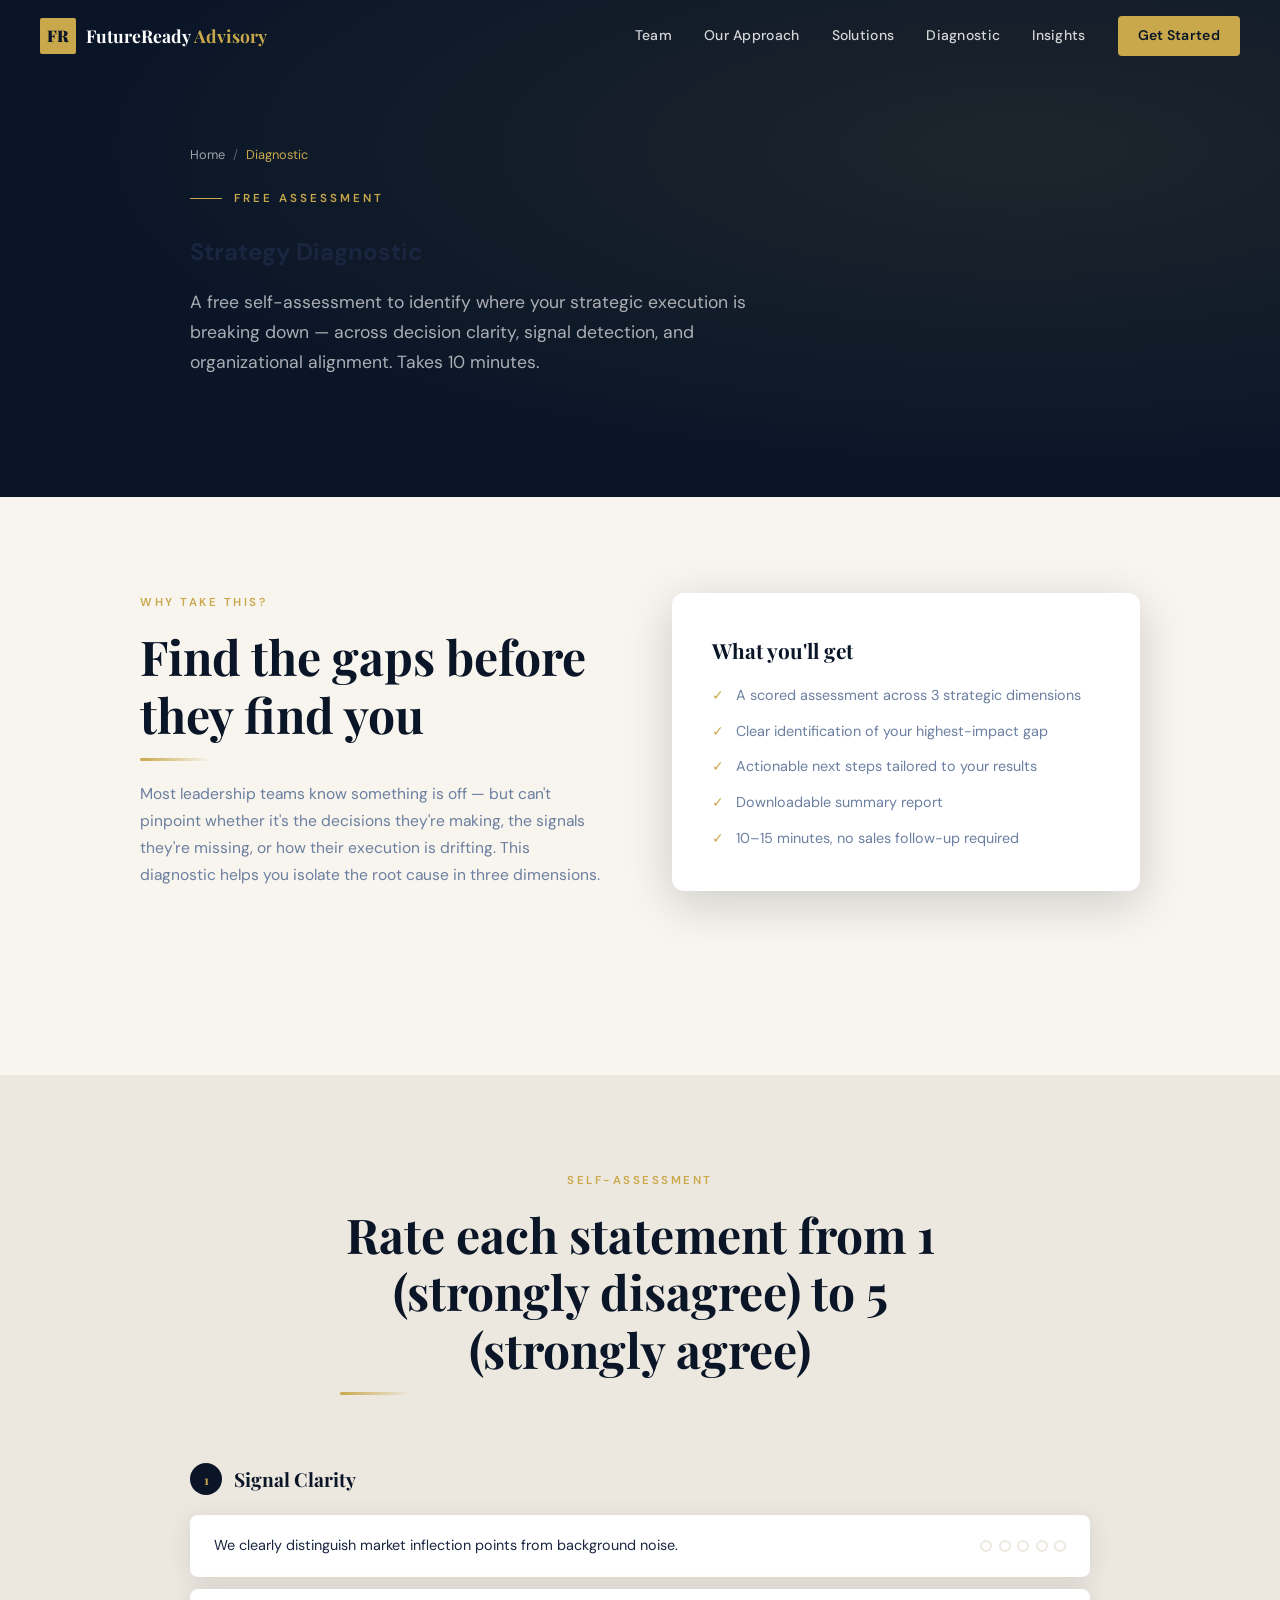
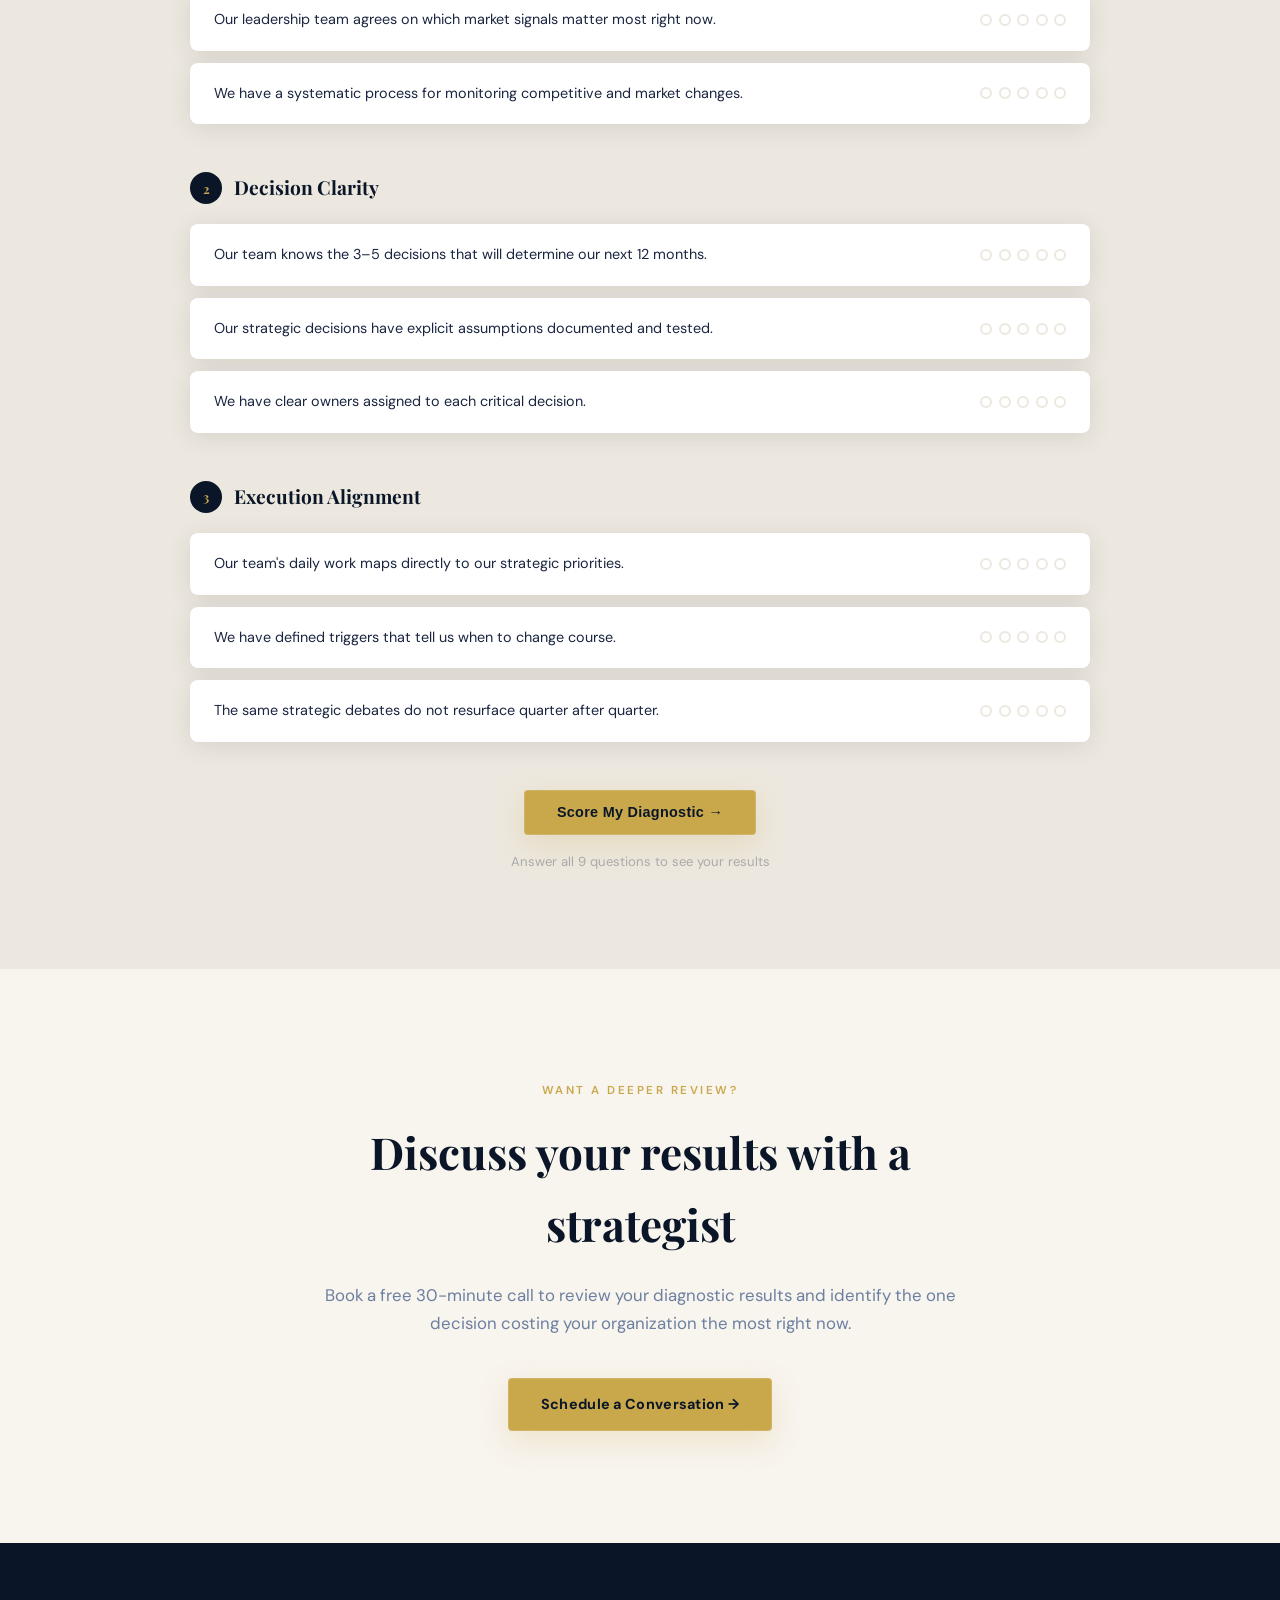
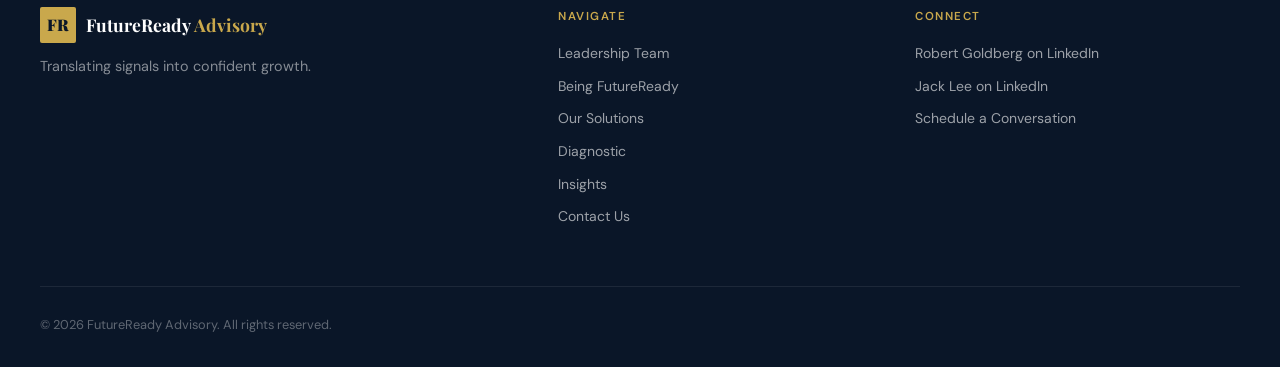
<file: diagnostic.html>
<!DOCTYPE html>
<html lang="en">
<head>
<meta charset="UTF-8">
<meta name="viewport" content="width=device-width,initial-scale=1">
<meta name="theme-color" content="#0a1628">
<title>Free Strategy Diagnostic | FutureReady Advisory</title>
<meta name="description" content="Take the FutureReady Strategy Diagnostic — a free self-assessment to identify gaps in decision clarity, signal-to-noise ratio, and execution alignment across your organization.">
<meta name="keywords" content="strategy diagnostic, decision clarity assessment, strategic alignment audit, free strategy tool">
<link rel="canonical" href="https://futurereadyadvisory.com/diagnostic/">
<meta name="robots" content="index, follow">
<meta property="og:type" content="website">
<meta property="og:title" content="Strategy Diagnostic | FutureReady Advisory">
<meta property="og:description" content="A free self-assessment to identify strategic gaps across decision clarity, signal analysis, and execution alignment.">
<meta property="og:url" content="https://futurereadyadvisory.com/diagnostic/">
<meta property="og:site_name" content="FutureReady Advisory">
<meta name="twitter:card" content="summary_large_image">
<link rel="stylesheet" href="shared.css">
</head>
<body>
<a href="#main" class="skip-link">Skip to main content</a>
<header class="site-header" id="site-header">
  <div class="header-inner">
    <a href="index.html" class="logo" aria-label="FutureReady Advisory — Home">
      <span class="logo-mark">FR</span>
      <span class="logo-text">FutureReady<span class="logo-accent"> Advisory</span></span>
    </a>
    <nav class="main-nav" id="main-nav" aria-label="Main navigation">
      <a href="leadership.html">Team</a>
      <a href="being-futureready.html">Our Approach</a>
      <a href="solutions.html">Solutions</a>
      <a href="diagnostic.html" aria-current="page">Diagnostic</a>
      <a href="insights.html">Insights</a>
      <a href="contact.html" class="nav-cta">Get Started</a>
    </nav>
    <button class="hamburger" id="hamburger" aria-label="Toggle menu">
      <span></span><span></span><span></span>
    </button>
  </div>
</header>

<main id="main">
<section class="diag-hero" aria-label="Page header">
  <div class="diag-hero-inner">
    <nav class="breadcrumbs" aria-label="Breadcrumb">
      <a href="index.html">Home</a>
      <span class="sep">/</span>
      <span class="current">Diagnostic</span>
    </nav>
    <div class="eyebrow">Free Assessment</div>
    <h1>Strategy Diagnostic</h1>
    <p class="hero-sub" style="margin-top:1rem">A free self-assessment to identify where your strategic execution is breaking down — across decision clarity, signal detection, and organizational alignment. Takes 10 minutes.</p>
  </div>
</section>

<section class="diag-section" aria-label="Diagnostic overview">
  <div class="diag-inner">
    <div class="diag-intro fade-in">
      <div>
        <div class="section-label">Why Take This?</div>
        <h2 class="section-title">Find the gaps before they find you</h2>
        <p style="color:var(--gray);line-height:1.75;font-size:.975rem">Most leadership teams know something is off — but can't pinpoint whether it's the decisions they're making, the signals they're missing, or how their execution is drifting. This diagnostic helps you isolate the root cause in three dimensions.</p>
      </div>
      <div class="diag-card">
        <h3>What you'll get</h3>
        <div style="display:flex;flex-direction:column;gap:.75rem;margin-top:1rem">
          <div style="display:flex;gap:.75rem;align-items:flex-start;font-size:.9rem;color:var(--gray)"><span style="color:var(--gold)">✓</span> A scored assessment across 3 strategic dimensions</div>
          <div style="display:flex;gap:.75rem;align-items:flex-start;font-size:.9rem;color:var(--gray)"><span style="color:var(--gold)">✓</span> Clear identification of your highest-impact gap</div>
          <div style="display:flex;gap:.75rem;align-items:flex-start;font-size:.9rem;color:var(--gray)"><span style="color:var(--gold)">✓</span> Actionable next steps tailored to your results</div>
          <div style="display:flex;gap:.75rem;align-items:flex-start;font-size:.9rem;color:var(--gray)"><span style="color:var(--gold)">✓</span> Downloadable summary report</div>
          <div style="display:flex;gap:.75rem;align-items:flex-start;font-size:.9rem;color:var(--gray)"><span style="color:var(--gold)">✓</span> 10–15 minutes, no sales follow-up required</div>
        </div>
      </div>
    </div>
  </div>
</section>

<section class="questions-section" aria-label="Assessment questions">
  <div class="questions-inner">
    <div style="text-align:center;max-width:600px;margin:0 auto 3rem" class="fade-in">
      <div class="section-label">Self-Assessment</div>
      <h2 class="section-title">Rate each statement from 1 (strongly disagree) to 5 (strongly agree)</h2>
    </div>

    <div class="question-group fade-in">
      <h3><span class="q-num">1</span> Signal Clarity</h3>
      <div class="question-item">
        <span class="question-text">We clearly distinguish market inflection points from background noise.</span>
        <div class="q-score">
          <span class="q-dot" data-val="1" role="button" tabindex="0" aria-label="Score 1"></span>
          <span class="q-dot" data-val="2" role="button" tabindex="0" aria-label="Score 2"></span>
          <span class="q-dot" data-val="3" role="button" tabindex="0" aria-label="Score 3"></span>
          <span class="q-dot" data-val="4" role="button" tabindex="0" aria-label="Score 4"></span>
          <span class="q-dot" data-val="5" role="button" tabindex="0" aria-label="Score 5"></span>
        </div>
      </div>
      <div class="question-item">
        <span class="question-text">Our leadership team agrees on which market signals matter most right now.</span>
        <div class="q-score">
          <span class="q-dot" data-val="1" role="button" tabindex="0" aria-label="Score 1"></span>
          <span class="q-dot" data-val="2" role="button" tabindex="0" aria-label="Score 2"></span>
          <span class="q-dot" data-val="3" role="button" tabindex="0" aria-label="Score 3"></span>
          <span class="q-dot" data-val="4" role="button" tabindex="0" aria-label="Score 4"></span>
          <span class="q-dot" data-val="5" role="button" tabindex="0" aria-label="Score 5"></span>
        </div>
      </div>
      <div class="question-item">
        <span class="question-text">We have a systematic process for monitoring competitive and market changes.</span>
        <div class="q-score">
          <span class="q-dot" data-val="1" role="button" tabindex="0" aria-label="Score 1"></span>
          <span class="q-dot" data-val="2" role="button" tabindex="0" aria-label="Score 2"></span>
          <span class="q-dot" data-val="3" role="button" tabindex="0" aria-label="Score 3"></span>
          <span class="q-dot" data-val="4" role="button" tabindex="0" aria-label="Score 4"></span>
          <span class="q-dot" data-val="5" role="button" tabindex="0" aria-label="Score 5"></span>
        </div>
      </div>
    </div>

    <div class="question-group fade-in">
      <h3><span class="q-num">2</span> Decision Clarity</h3>
      <div class="question-item">
        <span class="question-text">Our team knows the 3–5 decisions that will determine our next 12 months.</span>
        <div class="q-score">
          <span class="q-dot" data-val="1" role="button" tabindex="0" aria-label="Score 1"></span>
          <span class="q-dot" data-val="2" role="button" tabindex="0" aria-label="Score 2"></span>
          <span class="q-dot" data-val="3" role="button" tabindex="0" aria-label="Score 3"></span>
          <span class="q-dot" data-val="4" role="button" tabindex="0" aria-label="Score 4"></span>
          <span class="q-dot" data-val="5" role="button" tabindex="0" aria-label="Score 5"></span>
        </div>
      </div>
      <div class="question-item">
        <span class="question-text">Our strategic decisions have explicit assumptions documented and tested.</span>
        <div class="q-score">
          <span class="q-dot" data-val="1" role="button" tabindex="0" aria-label="Score 1"></span>
          <span class="q-dot" data-val="2" role="button" tabindex="0" aria-label="Score 2"></span>
          <span class="q-dot" data-val="3" role="button" tabindex="0" aria-label="Score 3"></span>
          <span class="q-dot" data-val="4" role="button" tabindex="0" aria-label="Score 4"></span>
          <span class="q-dot" data-val="5" role="button" tabindex="0" aria-label="Score 5"></span>
        </div>
      </div>
      <div class="question-item">
        <span class="question-text">We have clear owners assigned to each critical decision.</span>
        <div class="q-score">
          <span class="q-dot" data-val="1" role="button" tabindex="0" aria-label="Score 1"></span>
          <span class="q-dot" data-val="2" role="button" tabindex="0" aria-label="Score 2"></span>
          <span class="q-dot" data-val="3" role="button" tabindex="0" aria-label="Score 3"></span>
          <span class="q-dot" data-val="4" role="button" tabindex="0" aria-label="Score 4"></span>
          <span class="q-dot" data-val="5" role="button" tabindex="0" aria-label="Score 5"></span>
        </div>
      </div>
    </div>

    <div class="question-group fade-in">
      <h3><span class="q-num">3</span> Execution Alignment</h3>
      <div class="question-item">
        <span class="question-text">Our team's daily work maps directly to our strategic priorities.</span>
        <div class="q-score">
          <span class="q-dot" data-val="1" role="button" tabindex="0" aria-label="Score 1"></span>
          <span class="q-dot" data-val="2" role="button" tabindex="0" aria-label="Score 2"></span>
          <span class="q-dot" data-val="3" role="button" tabindex="0" aria-label="Score 3"></span>
          <span class="q-dot" data-val="4" role="button" tabindex="0" aria-label="Score 4"></span>
          <span class="q-dot" data-val="5" role="button" tabindex="0" aria-label="Score 5"></span>
        </div>
      </div>
      <div class="question-item">
        <span class="question-text">We have defined triggers that tell us when to change course.</span>
        <div class="q-score">
          <span class="q-dot" data-val="1" role="button" tabindex="0" aria-label="Score 1"></span>
          <span class="q-dot" data-val="2" role="button" tabindex="0" aria-label="Score 2"></span>
          <span class="q-dot" data-val="3" role="button" tabindex="0" aria-label="Score 3"></span>
          <span class="q-dot" data-val="4" role="button" tabindex="0" aria-label="Score 4"></span>
          <span class="q-dot" data-val="5" role="button" tabindex="0" aria-label="Score 5"></span>
        </div>
      </div>
      <div class="question-item">
        <span class="question-text">The same strategic debates do not resurface quarter after quarter.</span>
        <div class="q-score">
          <span class="q-dot" data-val="1" role="button" tabindex="0" aria-label="Score 1"></span>
          <span class="q-dot" data-val="2" role="button" tabindex="0" aria-label="Score 2"></span>
          <span class="q-dot" data-val="3" role="button" tabindex="0" aria-label="Score 3"></span>
          <span class="q-dot" data-val="4" role="button" tabindex="0" aria-label="Score 4"></span>
          <span class="q-dot" data-val="5" role="button" tabindex="0" aria-label="Score 5"></span>
        </div>
      </div>
    </div>

    <div style="text-align:center;margin-top:2rem" class="fade-in">
      <button class="btn-primary" id="diag-submit" disabled>Score My Diagnostic →</button>
      <p style="margin-top:1rem;font-size:.82rem;color:#aaa">Answer all 9 questions to see your results</p>
    </div>
  </div>
</section>

<section class="home-cta" aria-label="Talk to a strategist">
  <div class="home-cta-inner fade-in">
    <div class="section-label" style="text-align:center">Want a Deeper Review?</div>
    <h2>Discuss your results with a strategist</h2>
    <p>Book a free 30-minute call to review your diagnostic results and identify the one decision costing your organization the most right now.</p>
    <div class="cta-actions">
      <a href="contact.html" class="btn-primary">Schedule a Conversation →</a>
    </div>
  </div>
</section>
</main>

<footer class="site-footer">
  <div class="footer-inner">
    <div class="footer-brand">
      <a href="index.html" class="logo" aria-label="FutureReady Advisory — Home">
        <span class="logo-mark">FR</span>
        <span class="logo-text">FutureReady<span class="logo-accent"> Advisory</span></span>
      </a>
      <p>Translating signals into confident growth.</p>
    </div>
    <div class="footer-links">
      <div class="footer-col">
        <h4>Navigate</h4>
        <a href="leadership.html">Leadership Team</a>
        <a href="being-futureready.html">Being FutureReady</a>
        <a href="solutions.html">Our Solutions</a>
        <a href="diagnostic.html">Diagnostic</a>
        <a href="insights.html">Insights</a>
        <a href="contact.html">Contact Us</a>
      </div>
      <div class="footer-col">
        <h4>Connect</h4>
        <a href="https://www.linkedin.com/in/robgoldberg/" target="_blank" rel="noopener">Robert Goldberg on LinkedIn</a>
        <a href="https://www.linkedin.com/in/jkleemktgii/" target="_blank" rel="noopener">Jack Lee on LinkedIn</a>
        <a href="contact.html">Schedule a Conversation</a>
      </div>
    </div>
  </div>
  <div class="footer-bottom">
    <p>© 2026 FutureReady Advisory. All rights reserved.</p>
  </div>
</footer>
<script src="shared.js"></script>

<style>
.diag-hero{background:var(--navy);padding:9rem 2rem 5rem;position:relative;overflow:hidden}
.diag-hero::before{content:"";position:absolute;inset:0;background:radial-gradient(ellipse at 80% 30%,rgba(201,168,76,.1),transparent 65%)}
.diag-hero-inner{max-width:900px;margin:0 auto;position:relative}
.diag-section{background:var(--cream);padding:6rem 2rem}
.diag-inner{max-width:1000px;margin:0 auto}
.diag-intro{display:grid;grid-template-columns:1fr 1fr;gap:4rem;align-items:start;margin-bottom:4rem}
@media(max-width:768px){.diag-intro{grid-template-columns:1fr;gap:2rem}}
.diag-card{background:var(--white);border-radius:12px;padding:2.5rem;box-shadow:var(--shadow-lg);margin-bottom:1.5rem}
.diag-card h3{font-family:"Playfair Display",serif;color:var(--navy);font-size:1.3rem;margin-bottom:.75rem}
.diag-card p{color:var(--gray);line-height:1.7;font-size:.95rem}
.questions-section{background:var(--cream-dark);padding:6rem 2rem}
.questions-inner{max-width:900px;margin:0 auto}
.question-group{margin-bottom:3rem}
.question-group h3{font-family:"Playfair Display",serif;font-size:1.2rem;color:var(--navy);margin-bottom:1.25rem;display:flex;align-items:center;gap:.75rem}
.q-num{background:var(--navy);color:var(--gold);width:32px;height:32px;border-radius:50%;display:flex;align-items:center;justify-content:center;font-size:.8rem;font-weight:700;flex-shrink:0}
.question-item{background:var(--white);border-radius:8px;padding:1.25rem 1.5rem;margin-bottom:.75rem;box-shadow:var(--shadow);display:flex;justify-content:space-between;align-items:center;gap:1rem;flex-wrap:wrap}
.question-text{font-size:.9rem;color:var(--text);line-height:1.5;flex:1}
.q-score{display:flex;gap:.4rem}
.q-dot{width:12px;height:12px;border-radius:50%;border:2px solid var(--cream-dark);cursor:pointer;transition:background .15s}
.q-dot.selected{background:var(--gold);border-color:var(--gold)}
.q-dot:hover{background:var(--gold-light);border-color:var(--gold)}
</style>

<script>
document.addEventListener('DOMContentLoaded', function() {
  const dots = document.querySelectorAll('.q-dot');
  const submitBtn = document.getElementById('diag-submit');
  const totals = { signal: 0, decision: 0, execution: 0 };
  const counts = { signal: 0, decision: 0, execution: 0 };

  dots.forEach(dot => {
    dot.addEventListener('click', function() {
      const siblings = this.parentElement.querySelectorAll('.q-dot');
      siblings.forEach(s => s.classList.remove('selected'));
      this.classList.add('selected');
      // Enable submit if all 9 answered
      const answered = document.querySelectorAll('.q-dot.selected');
      submitBtn.disabled = answered.length < 9;
    });
  });

  submitBtn.addEventListener('click', function() {
    const groups = document.querySelectorAll('.question-group');
    const results = {};
    groups.forEach((g, gi) => {
      const key = ['signal','decision','execution'][gi];
      const items = g.querySelectorAll('.question-item');
      let score = 0, count = 0;
      items.forEach(item => {
        const sel = item.querySelector('.q-dot.selected');
        if (sel) { score += parseInt(sel.dataset.val); count++; }
      });
      results[key] = { score, count, avg: count ? (score/count).toFixed(1) : 0 };
    });

    const totalAvg = ((parseFloat(results.signal.avg) + parseFloat(results.decision.avg) + parseFloat(results.execution.avg)) / 3).toFixed(1);
    const weakest = Object.entries(results).sort((a,b) => a[1].avg - b[1].avg)[0];

    alert(`Your Diagnostic Results:\n\nSignal Clarity: ${results.signal.avg}/5\nDecision Clarity: ${results.decision.avg}/5\nExecution Alignment: ${results.execution.avg}/5\n\nOverall: ${totalAvg}/5\n\nPriority Area: ${weakest[0].charAt(0).toUpperCase()+weakest[0].slice(1)} — ${weakest[1].avg}/5\n\nBook a call to discuss your results: futuradvisory.com/contact`);
  });
});
</script>
</body>
</html>
</file>
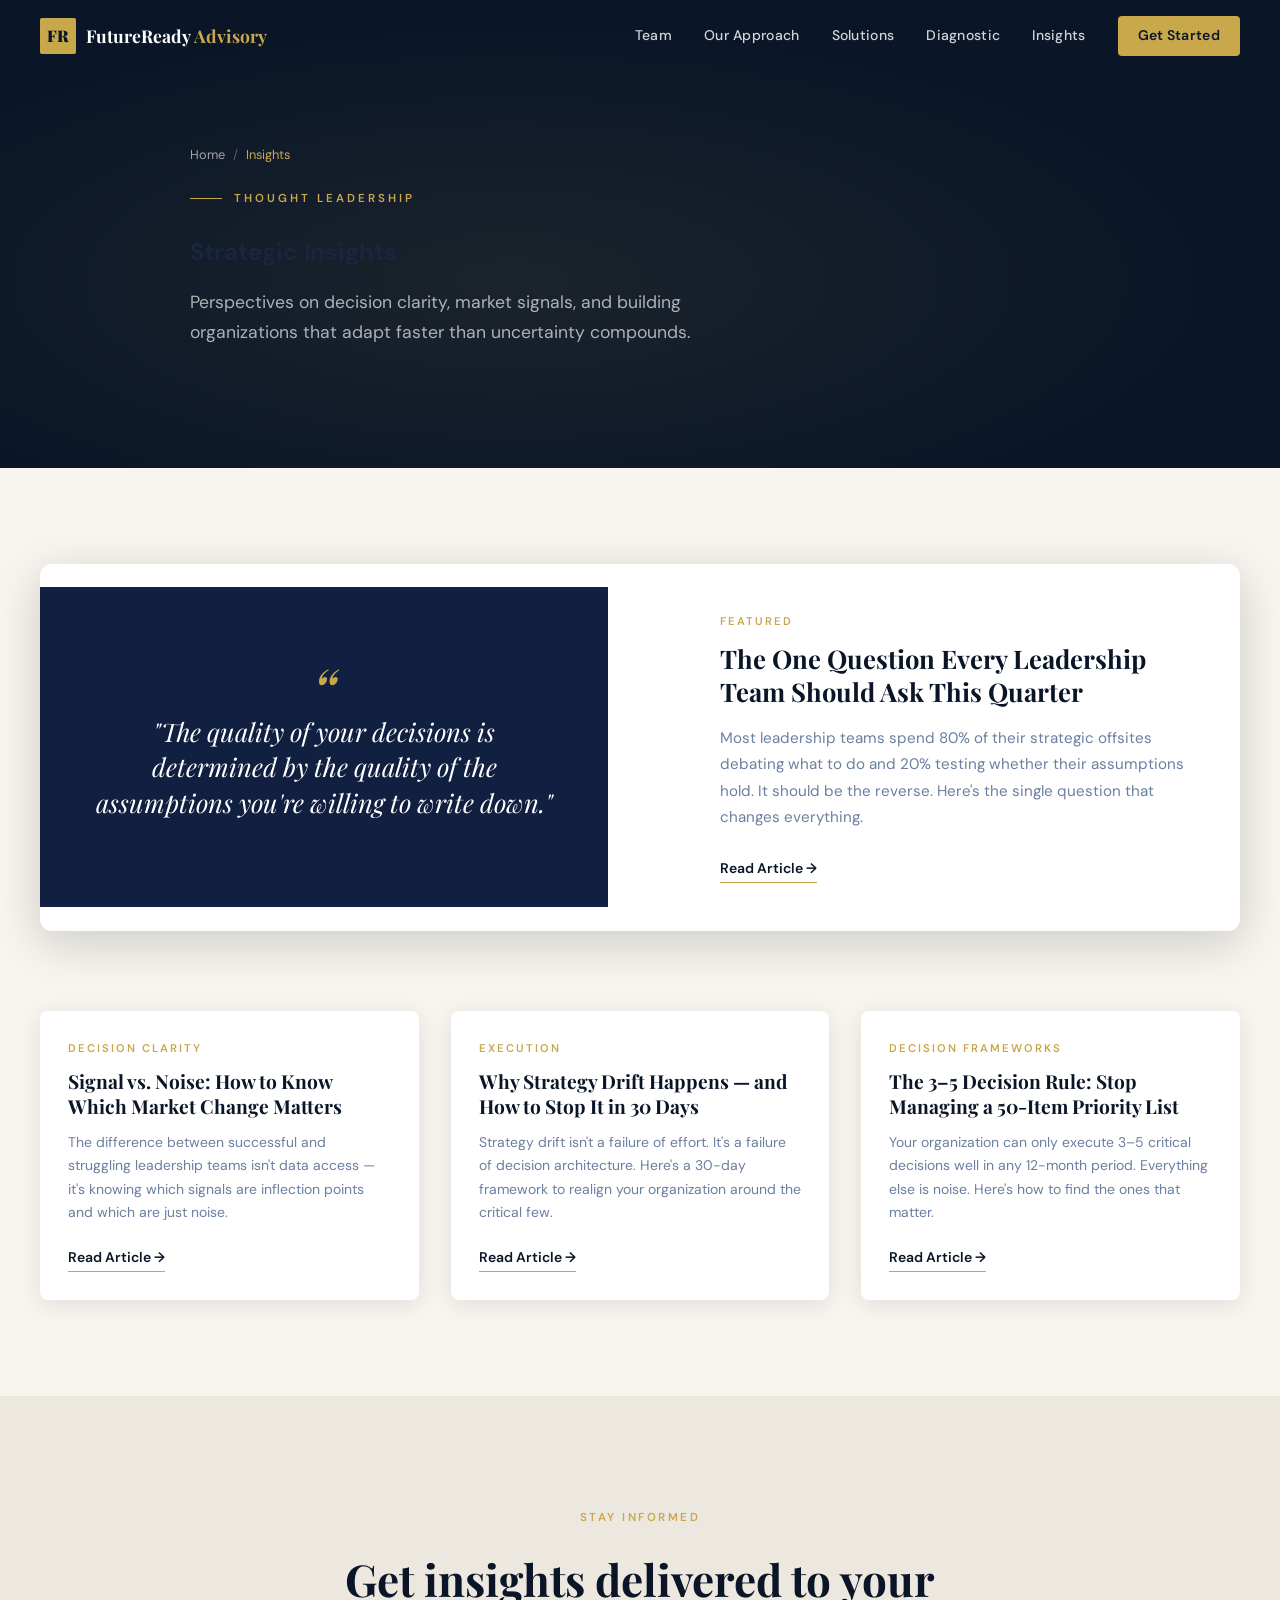
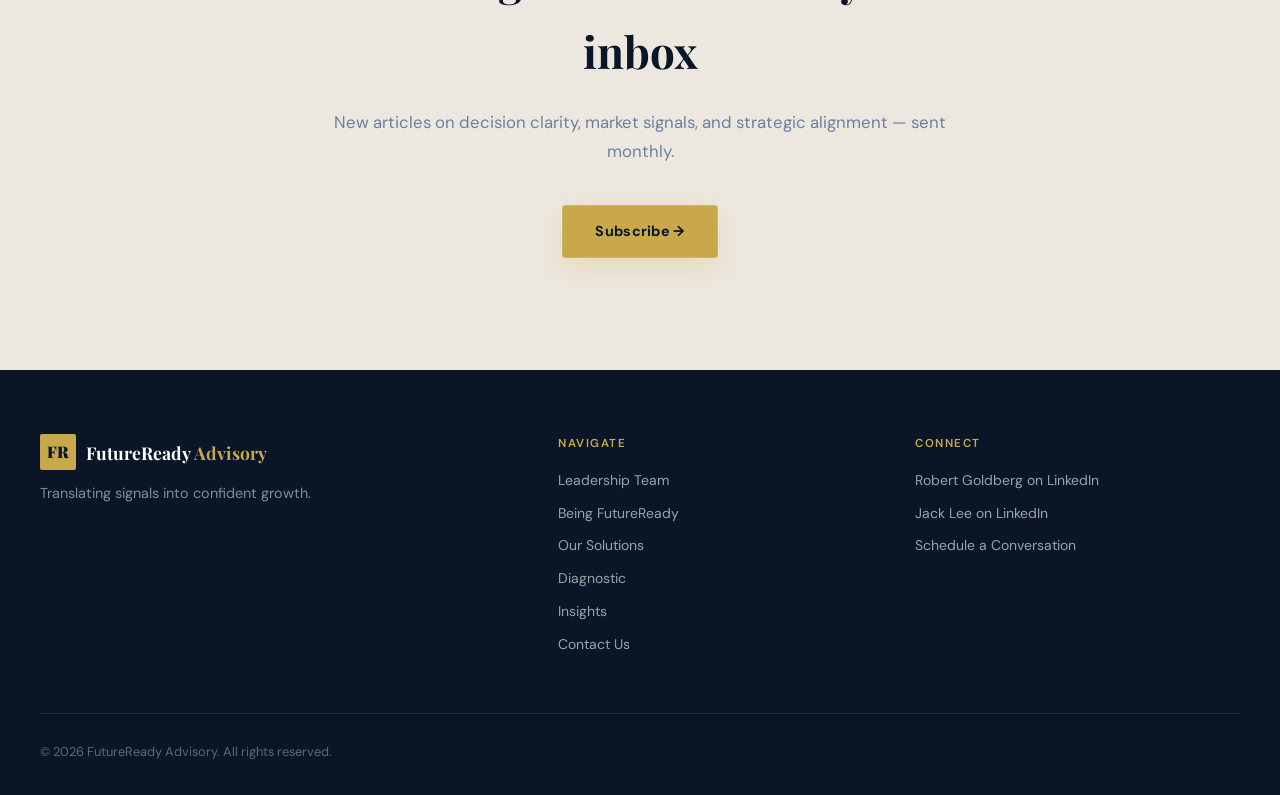
<file: insights.html>
<!DOCTYPE html>
<html lang="en">
<head>
<meta charset="UTF-8">
<meta name="viewport" content="width=device-width,initial-scale=1">
<meta name="theme-color" content="#0a1628">
<title>Strategic Insights & Articles | FutureReady Advisory</title>
<meta name="description" content="Read strategic insights on decision clarity, market signal analysis, and execution alignment from the FutureReady Advisory team.">
<meta name="keywords" content="strategic insights, decision clarity articles, market signals, strategy execution, leadership">
<link rel="canonical" href="https://futurereadyadvisory.com/insights/">
<meta name="robots" content="index, follow">
<meta property="og:type" content="website">
<meta property="og:title" content="Insights | FutureReady Advisory">
<meta property="og:description" content="Strategic insights on decision clarity, market signals, and aligned execution.">
<meta property="og:url" content="https://futurereadyadvisory.com/insights/">
<meta property="og:site_name" content="FutureReady Advisory">
<meta name="twitter:card" content="summary_large_image">
<script type="application/ld+json">
{
  "@context": "https://schema.org",
  "@type": "Blog",
  "name": "FutureReady Advisory Insights",
  "description": "Strategic insights on decision clarity, market signal analysis, and execution alignment."
}
</script>
<link rel="alternate" type="application/rss+xml" title="FutureReady Advisory Insights RSS" href="/feed.xml">
<link rel="stylesheet" href="shared.css">
</head>
<body>
<a href="#main" class="skip-link">Skip to main content</a>
<header class="site-header" id="site-header">
  <div class="header-inner">
    <a href="index.html" class="logo" aria-label="FutureReady Advisory — Home">
      <span class="logo-mark">FR</span>
      <span class="logo-text">FutureReady<span class="logo-accent"> Advisory</span></span>
    </a>
    <nav class="main-nav" id="main-nav" aria-label="Main navigation">
      <a href="leadership.html">Team</a>
      <a href="being-futureready.html">Our Approach</a>
      <a href="solutions.html">Solutions</a>
      <a href="diagnostic.html">Diagnostic</a>
      <a href="insights.html" aria-current="page">Insights</a>
      <a href="contact.html" class="nav-cta">Get Started</a>
    </nav>
    <button class="hamburger" id="hamburger" aria-label="Toggle menu">
      <span></span><span></span><span></span>
    </button>
  </div>
</header>

<main id="main">
<section class="ins-hero" aria-label="Page header">
  <div class="ins-hero-inner">
    <nav class="breadcrumbs" aria-label="Breadcrumb">
      <a href="index.html">Home</a>
      <span class="sep">/</span>
      <span class="current">Insights</span>
    </nav>
    <div class="eyebrow">Thought Leadership</div>
    <h1>Strategic Insights</h1>
    <p class="hero-sub" style="margin-top:1rem">Perspectives on decision clarity, market signals, and building organizations that adapt faster than uncertainty compounds.</p>
  </div>
</section>

<section class="insights-section" aria-label="Articles">
  <div class="insights-inner">
    <article class="featured-article fade-in" itemscope itemtype="https://schema.org/Article">
      <meta itemprop="author" content="Robert Goldberg">
      <meta itemprop="datePublished" content="2026-05-01">
      <meta itemprop="headline" content="The One Question Every Leadership Team Should Ask This Quarter">
      <div class="featured-img">
        <div class="featured-quote">"The quality of your decisions is determined by the quality of the assumptions you're willing to write down."</div>
      </div>
      <div class="featured-content">
        <div class="article-tag">Featured</div>
        <h2 itemprop="name">The One Question Every Leadership Team Should Ask This Quarter</h2>
        <p itemprop="description">Most leadership teams spend 80% of their strategic offsites debating what to do and 20% testing whether their assumptions hold. It should be the reverse. Here's the single question that changes everything.</p>
        <a href="#" class="read-more" aria-label="Read full article">Read Article →</a>
      </div>
    </article>
    <div class="articles-grid">
      <article class="insight-card fade-in" itemscope itemtype="https://schema.org/Article">
        <meta itemprop="author" content="FutureReady Advisory">
        <meta itemprop="datePublished" content="2026-04-15">
        <div class="insight-card-body">
          <div class="article-tag">Decision Clarity</div>
          <h3 itemprop="headline">Signal vs. Noise: How to Know Which Market Change Matters</h3>
          <p itemprop="description">The difference between successful and struggling leadership teams isn't data access — it's knowing which signals are inflection points and which are just noise.</p>
          <a href="#" class="read-more">Read Article →</a>
        </div>
      </article>
      <article class="insight-card fade-in" itemscope itemtype="https://schema.org/Article">
        <meta itemprop="author" content="Jack Lee">
        <meta itemprop="datePublished" content="2026-03-28">
        <div class="insight-card-body">
          <div class="article-tag">Execution</div>
          <h3 itemprop="headline">Why Strategy Drift Happens — and How to Stop It in 30 Days</h3>
          <p itemprop="description">Strategy drift isn't a failure of effort. It's a failure of decision architecture. Here's a 30-day framework to realign your organization around the critical few.</p>
          <a href="#" class="read-more">Read Article →</a>
        </div>
      </article>
      <article class="insight-card fade-in" itemscope itemtype="https://schema.org/Article">
        <meta itemprop="author" content="Robert Goldberg">
        <meta itemprop="datePublished" content="2026-03-10">
        <div class="insight-card-body">
          <div class="article-tag">Decision Frameworks</div>
          <h3 itemprop="headline">The 3–5 Decision Rule: Stop Managing a 50-Item Priority List</h3>
          <p itemprop="description">Your organization can only execute 3–5 critical decisions well in any 12-month period. Everything else is noise. Here's how to find the ones that matter.</p>
          <a href="#" class="read-more">Read Article →</a>
        </div>
      </article>
    </div>
  </div>
</section>

<section class="home-cta" style="background:var(--cream-dark)" aria-label="Subscribe">
  <div class="home-cta-inner fade-in">
    <div class="section-label" style="text-align:center">Stay Informed</div>
    <h2>Get insights delivered to your inbox</h2>
    <p>New articles on decision clarity, market signals, and strategic alignment — sent monthly.</p>
    <div class="cta-actions">
      <a href="contact.html" class="btn-primary">Subscribe →</a>
    </div>
  </div>
</section>
</main>

<footer class="site-footer">
  <div class="footer-inner">
    <div class="footer-brand">
      <a href="index.html" class="logo" aria-label="FutureReady Advisory — Home">
        <span class="logo-mark">FR</span>
        <span class="logo-text">FutureReady<span class="logo-accent"> Advisory</span></span>
      </a>
      <p>Translating signals into confident growth.</p>
    </div>
    <div class="footer-links">
      <div class="footer-col">
        <h4>Navigate</h4>
        <a href="leadership.html">Leadership Team</a>
        <a href="being-futureready.html">Being FutureReady</a>
        <a href="solutions.html">Our Solutions</a>
        <a href="diagnostic.html">Diagnostic</a>
        <a href="insights.html">Insights</a>
        <a href="contact.html">Contact Us</a>
      </div>
      <div class="footer-col">
        <h4>Connect</h4>
        <a href="https://www.linkedin.com/in/robgoldberg/" target="_blank" rel="noopener">Robert Goldberg on LinkedIn</a>
        <a href="https://www.linkedin.com/in/jkleemktgii/" target="_blank" rel="noopener">Jack Lee on LinkedIn</a>
        <a href="contact.html">Schedule a Conversation</a>
      </div>
    </div>
  </div>
  <div class="footer-bottom">
    <p>© 2026 FutureReady Advisory. All rights reserved.</p>
  </div>
</footer>
<script src="shared.js"></script>

<style>
.ins-hero{background:var(--navy);padding:9rem 2rem 5rem;position:relative;overflow:hidden}
.ins-hero::before{content:"";position:absolute;inset:0;background:radial-gradient(ellipse at 40% 60%,rgba(201,168,76,.09),transparent 65%)}
.ins-hero-inner{max-width:900px;margin:0 auto;position:relative}
.insights-section{background:var(--cream);padding:6rem 2rem}
.insights-inner{max-width:1200px;margin:0 auto}
.featured-article{display:grid;grid-template-columns:1fr 1fr;gap:4rem;align-items:center;margin-bottom:5rem;background:var(--white);border-radius:12px;overflow:hidden;box-shadow:var(--shadow-lg)}
@media(max-width:768px){.featured-article{grid-template-columns:1fr}}
.featured-img{background:var(--navy-mid);min-height:320px;position:relative;display:flex;align-items:center;justify-content:center;padding:3rem}
.featured-quote{font-family:"Playfair Display",serif;font-size:1.6rem;color:var(--white);line-height:1.4;text-align:center;font-style:italic}
.featured-quote::before{content:"\201C";font-size:4rem;color:var(--gold);line-height:.5;display:block;margin-bottom:.5rem}
.featured-content{padding:3rem}
.article-tag{font-size:.7rem;letter-spacing:2px;text-transform:uppercase;color:var(--gold);font-weight:600;margin-bottom:.75rem}
.featured-content h2{font-family:"Playfair Display",serif;font-size:1.6rem;color:var(--navy);margin-bottom:1rem;line-height:1.3}
.featured-content p{color:var(--gray);line-height:1.75;font-size:.95rem;margin-bottom:1.5rem}
.read-more{color:var(--navy);font-weight:600;font-size:.875rem;text-decoration:none;border-bottom:1.5px solid var(--gold);padding-bottom:2px;display:inline-flex;align-items:center;gap:.4rem;transition:color .2s}
.read-more:hover{color:var(--gold)}
.articles-grid{display:grid;grid-template-columns:repeat(3,1fr);gap:2rem}
@media(max-width:900px){.articles-grid{grid-template-columns:repeat(2,1fr)}}
@media(max-width:540px){.articles-grid{grid-template-columns:1fr}}
.insight-card{background:var(--white);border-radius:8px;overflow:hidden;box-shadow:var(--shadow);transition:transform .2s,box-shadow .2s}
.insight-card:hover{transform:translateY(-4px);box-shadow:var(--shadow-lg)}
.insight-card-body{padding:1.75rem}
.insight-card-body h3{font-family:"Playfair Display",serif;font-size:1.2rem;color:var(--navy);margin-bottom:.75rem;line-height:1.3}
.insight-card-body p{font-size:.875rem;color:var(--gray);line-height:1.65;margin-bottom:1.25rem}
</style>
</body>
</html>
</file>
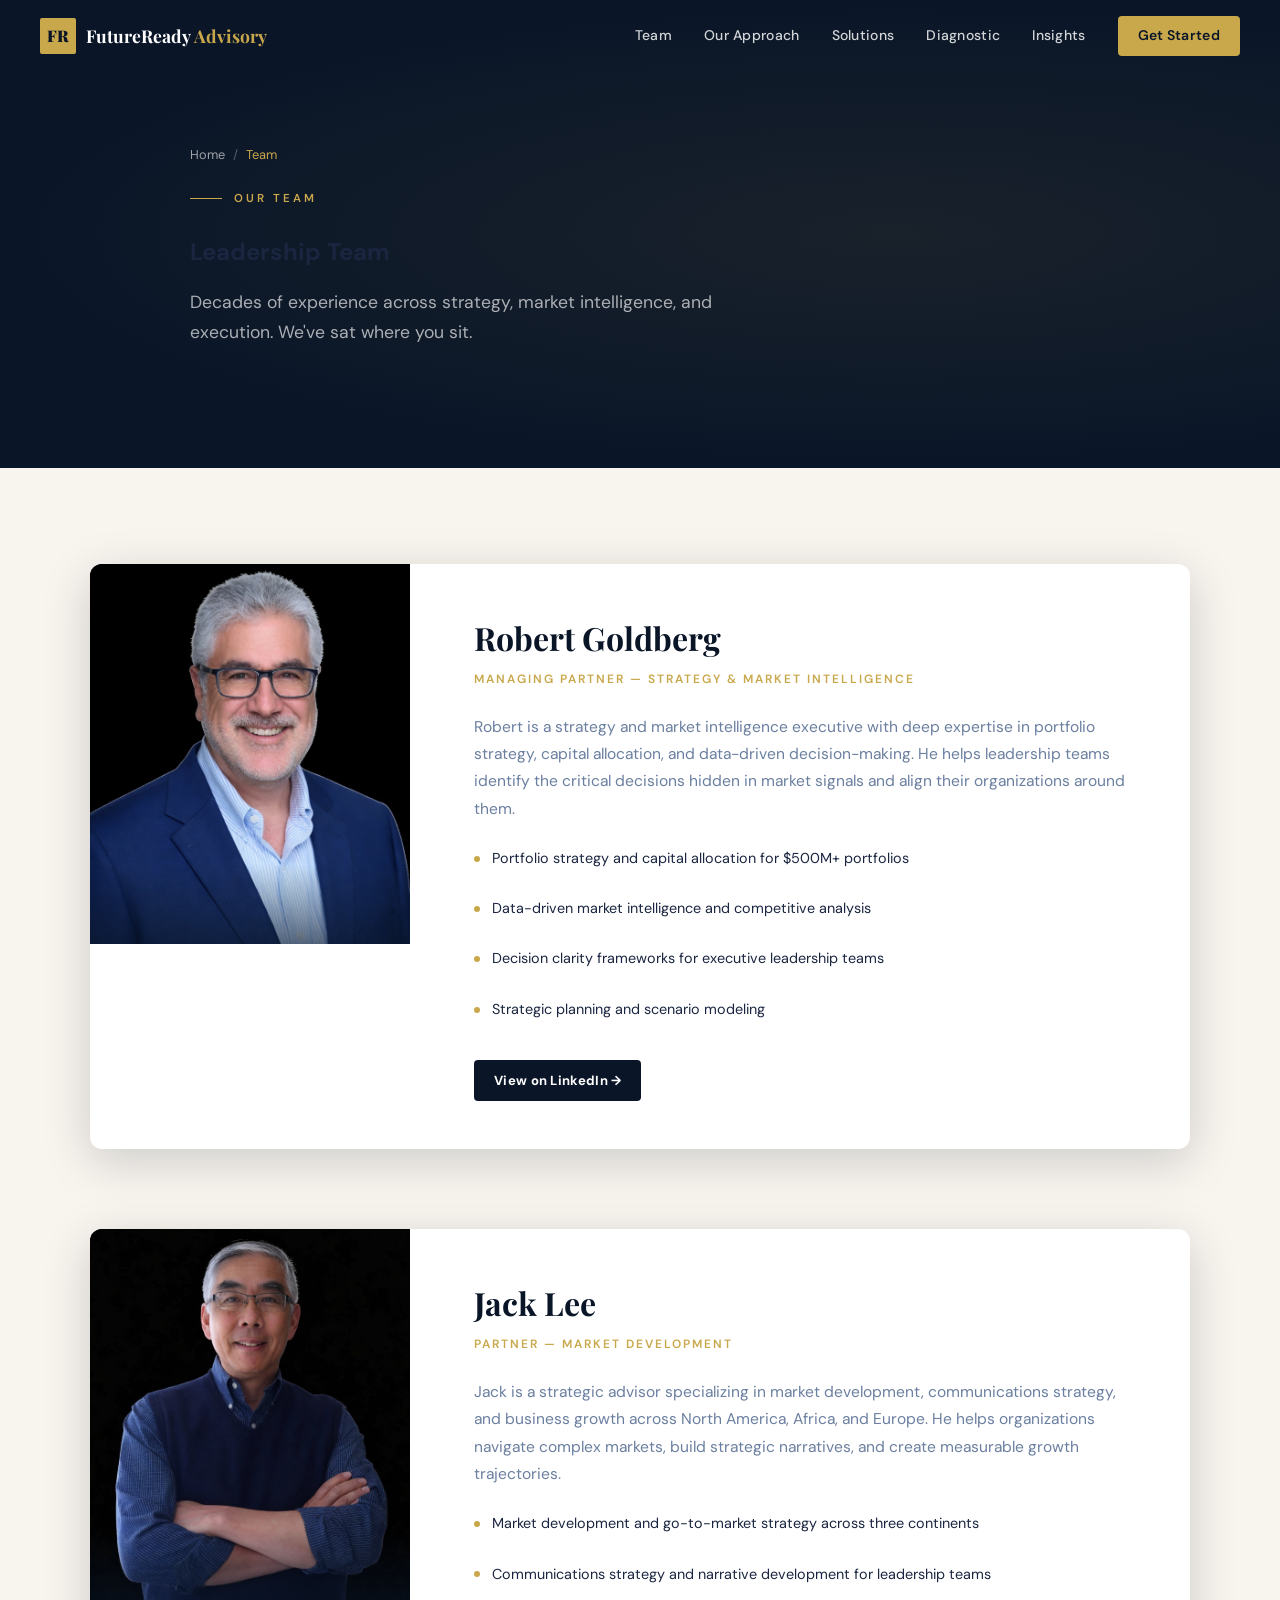
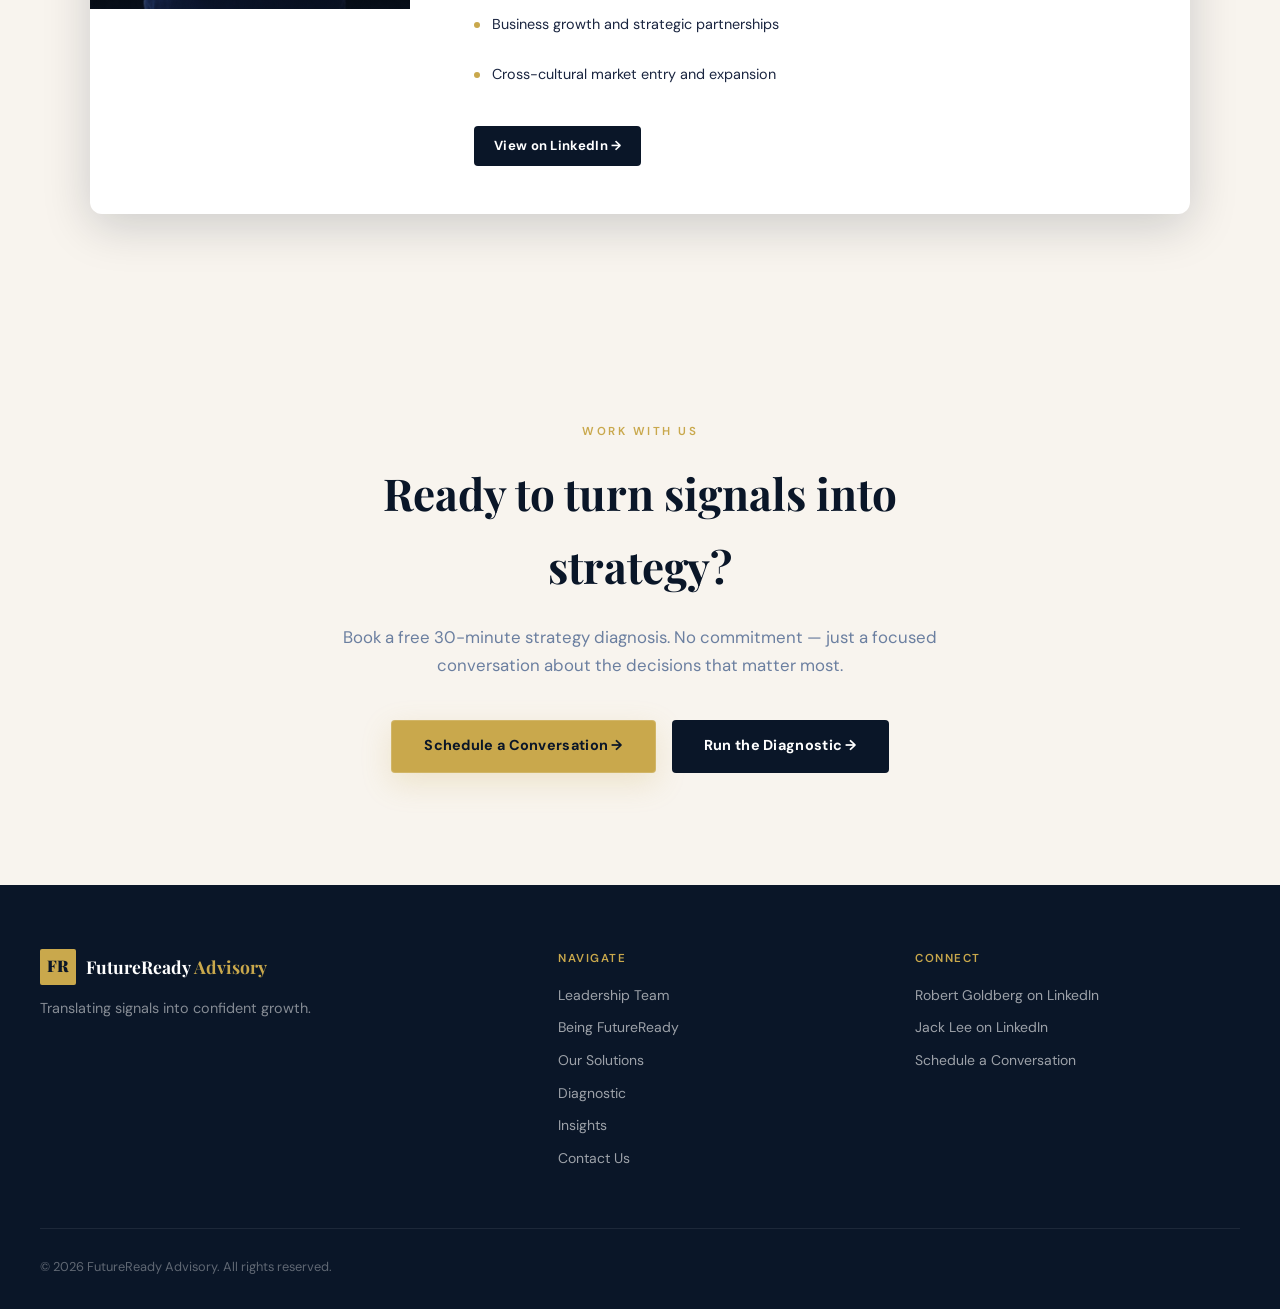
<file: leadership.html>
<!DOCTYPE html>
<html lang="en">
<head>
<meta charset="UTF-8">
<meta name="viewport" content="width=device-width,initial-scale=1">
<meta name="theme-color" content="#0a1628">

<!-- SEO -->
<title>Leadership Team | Strategic Advisors | FutureReady Advisory</title>
<meta name="description" content="Meet Robert Goldberg and Jack Lee of FutureReady Advisory. Decades of experience in portfolio strategy, capital allocation, market intelligence, and business growth.">
<meta name="keywords" content="Robert Goldberg, Jack Lee, strategic advisory team, portfolio strategy, market intelligence, capital allocation">
<link rel="canonical" href="https://futurereadyadvisory.com/leadership/">
<meta name="robots" content="index, follow">

<!-- OG -->
<meta property="og:type" content="website">
<meta property="og:title" content="Leadership Team | FutureReady Advisory">
<meta property="og:description" content="Meet the team behind FutureReady Advisory — experienced strategic advisors for leadership teams.">
<meta property="og:url" content="https://futurereadyadvisory.com/leadership/">
<meta property="og:image" content="https://futurereadyadvisory.com/img/og-team.jpg">
<meta property="og:site_name" content="FutureReady Advisory">
<meta property="og:locale" content="en_US">

<!-- Twitter -->
<meta name="twitter:card" content="summary_large_image">
<meta name="twitter:title" content="Leadership Team | FutureReady Advisory">

<!-- JSON-LD Person Schema -->
<script type="application/ld+json">
{
  "@context": "https://schema.org",
  "@type": "ItemList",
  "name": "FutureReady Advisory Leadership Team",
  "description": "The strategic advisory team behind FutureReady Advisory.",
  "itemListElement": [
    {
      "@type": "Person",
      "name": "Robert Goldberg",
      "jobTitle": "Managing Partner — Strategy & Market Intelligence",
      "description": "Strategy and market intelligence executive specializing in portfolio strategy, capital allocation, and data-driven decision-making.",
      "url": "https://futurereadyadvisory.com/leadership/",
      "sameAs": "https://www.linkedin.com/in/robgoldberg/"
    },
    {
      "@type": "Person",
      "name": "Jack Lee",
      "jobTitle": "Partner — Market Development",
      "description": "Strategic advisor specializing in market development, communications strategy, and business growth across North America, Africa, and Europe.",
      "url": "https://futurereadyadvisory.com/leadership/",
      "sameAs": "https://www.linkedin.com/in/jkleemktgii/"
    }
  ]
}
</script>

<link rel="stylesheet" href="shared.css">
</head>
<body>
<a href="#main" class="skip-link">Skip to main content</a>
<header class="site-header" id="site-header">
  <div class="header-inner">
    <a href="index.html" class="logo" aria-label="FutureReady Advisory — Home">
      <span class="logo-mark">FR</span>
      <span class="logo-text">FutureReady<span class="logo-accent"> Advisory</span></span>
    </a>
    <nav class="main-nav" id="main-nav" aria-label="Main navigation">
      <a href="leadership.html" aria-current="page">Team</a>
      <a href="being-futureready.html">Our Approach</a>
      <a href="solutions.html">Solutions</a>
      <a href="diagnostic.html">Diagnostic</a>
      <a href="insights.html">Insights</a>
      <a href="contact.html" class="nav-cta">Get Started</a>
    </nav>
    <button class="hamburger" id="hamburger" aria-label="Toggle menu">
      <span></span><span></span><span></span>
    </button>
  </div>
</header>

<main id="main">
<section class="team-hero" aria-label="Page header">
  <div class="team-hero-inner">
    <nav class="breadcrumbs" aria-label="Breadcrumb">
      <a href="index.html">Home</a>
      <span class="sep">/</span>
      <span class="current">Team</span>
    </nav>
    <div class="eyebrow">Our Team</div>
    <h1>Leadership Team</h1>
    <p class="hero-sub" style="margin-top:1rem">Decades of experience across strategy, market intelligence, and execution. We've sat where you sit.</p>
  </div>
</section>

<section class="profiles-section" aria-label="Team profiles">
  <div class="profiles-inner">
    <div class="profile-card fade-in">
      <div class="profile-photo-wrap">
        <img src="img/rob.jpg" alt="Robert Goldberg, Managing Partner at FutureReady Advisory" loading="lazy">
      </div>
      <div class="profile-content">
        <div class="profile-name" id="rob">Robert Goldberg</div>
        <div class="profile-role">Managing Partner — Strategy &amp; Market Intelligence</div>
        <p>Robert is a strategy and market intelligence executive with deep expertise in portfolio strategy, capital allocation, and data-driven decision-making. He helps leadership teams identify the critical decisions hidden in market signals and align their organizations around them.</p>
        <div class="profile-highlights">
          <div class="highlight"><span class="highlight-dot"></span><p>Portfolio strategy and capital allocation for $500M+ portfolios</p></div>
          <div class="highlight"><span class="highlight-dot"></span><p>Data-driven market intelligence and competitive analysis</p></div>
          <div class="highlight"><span class="highlight-dot"></span><p>Decision clarity frameworks for executive leadership teams</p></div>
          <div class="highlight"><span class="highlight-dot"></span><p>Strategic planning and scenario modeling</p></div>
        </div>
        <a href="https://www.linkedin.com/in/robgoldberg/" target="_blank" rel="noopener" class="btn-navy" style="font-size:.82rem;padding:.6rem 1.25rem">View on LinkedIn →</a>
      </div>
    </div>
    <div class="profile-card fade-in">
      <div class="profile-photo-wrap">
        <img src="img/jack.jpg" alt="Jack Lee, Partner at FutureReady Advisory" loading="lazy">
      </div>
      <div class="profile-content">
        <div class="profile-name" id="jack">Jack Lee</div>
        <div class="profile-role">Partner — Market Development</div>
        <p>Jack is a strategic advisor specializing in market development, communications strategy, and business growth across North America, Africa, and Europe. He helps organizations navigate complex markets, build strategic narratives, and create measurable growth trajectories.</p>
        <div class="profile-highlights">
          <div class="highlight"><span class="highlight-dot"></span><p>Market development and go-to-market strategy across three continents</p></div>
          <div class="highlight"><span class="highlight-dot"></span><p>Communications strategy and narrative development for leadership teams</p></div>
          <div class="highlight"><span class="highlight-dot"></span><p>Business growth and strategic partnerships</p></div>
          <div class="highlight"><span class="highlight-dot"></span><p>Cross-cultural market entry and expansion</p></div>
        </div>
        <a href="https://www.linkedin.com/in/jkleemktgii/" target="_blank" rel="noopener" class="btn-navy" style="font-size:.82rem;padding:.6rem 1.25rem">View on LinkedIn →</a>
      </div>
    </div>
  </div>
</section>

<section class="home-cta" aria-label="Get started with the team">
  <div class="home-cta-inner fade-in">
    <div class="section-label" style="text-align:center">Work With Us</div>
    <h2>Ready to turn signals into strategy?</h2>
    <p>Book a free 30-minute strategy diagnosis. No commitment — just a focused conversation about the decisions that matter most.</p>
    <div class="cta-actions">
      <a href="contact.html" class="btn-primary">Schedule a Conversation →</a>
      <a href="diagnostic.html" class="btn-navy">Run the Diagnostic →</a>
    </div>
  </div>
</section>
</main>

<footer class="site-footer">
  <div class="footer-inner">
    <div class="footer-brand">
      <a href="index.html" class="logo" aria-label="FutureReady Advisory — Home">
        <span class="logo-mark">FR</span>
        <span class="logo-text">FutureReady<span class="logo-accent"> Advisory</span></span>
      </a>
      <p>Translating signals into confident growth.</p>
    </div>
    <div class="footer-links">
      <div class="footer-col">
        <h4>Navigate</h4>
        <a href="leadership.html">Leadership Team</a>
        <a href="being-futureready.html">Being FutureReady</a>
        <a href="solutions.html">Our Solutions</a>
        <a href="diagnostic.html">Diagnostic</a>
        <a href="insights.html">Insights</a>
        <a href="contact.html">Contact Us</a>
      </div>
      <div class="footer-col">
        <h4>Connect</h4>
        <a href="https://www.linkedin.com/in/robgoldberg/" target="_blank" rel="noopener">Robert Goldberg on LinkedIn</a>
        <a href="https://www.linkedin.com/in/jkleemktgii/" target="_blank" rel="noopener">Jack Lee on LinkedIn</a>
        <a href="contact.html">Schedule a Conversation</a>
      </div>
    </div>
  </div>
  <div class="footer-bottom">
    <p>© 2026 FutureReady Advisory. All rights reserved.</p>
  </div>
</footer>
<script src="shared.js"></script>

<style>
.team-hero{background:var(--navy);padding:9rem 2rem 5rem;position:relative;overflow:hidden}
.team-hero::before{content:"";position:absolute;inset:0;background:radial-gradient(ellipse at 70% 50%,rgba(201,168,76,.08),transparent 70%)}
.team-hero-inner{max-width:900px;margin:0 auto;position:relative}
.profiles-section{background:var(--cream);padding:6rem 2rem}
.profiles-inner{max-width:1100px;margin:0 auto;display:flex;flex-direction:column;gap:5rem}
.profile-card{display:grid;grid-template-columns:320px 1fr;gap:4rem;align-items:start;background:var(--white);border-radius:12px;overflow:hidden;box-shadow:var(--shadow-lg)}
@media(max-width:800px){.profile-card{grid-template-columns:1fr}}
.profile-photo-wrap{position:relative;overflow:hidden;background:var(--navy)}
.profile-photo-wrap img{width:100%;display:block;object-fit:cover;object-position:center top;min-height:380px}
.profile-photo-wrap::after{content:"";position:absolute;bottom:0;left:0;right:0;height:80px;background:linear-gradient(transparent,rgba(10,22,40,.6))}
.profile-content{padding:3rem 3rem 3rem 0}
@media(max-width:800px){.profile-content{padding:2rem}}
.profile-name{font-family:"Playfair Display",serif;font-size:2rem;color:var(--navy);font-weight:700;margin-bottom:.35rem}
.profile-role{font-size:.75rem;letter-spacing:2px;text-transform:uppercase;color:var(--gold);font-weight:600;margin-bottom:1.5rem}
.profile-content p{color:var(--gray);line-height:1.75;margin-bottom:1rem;font-size:.975rem}
.profile-highlights{display:flex;flex-direction:column;gap:.75rem;margin:1.5rem 0}
.highlight{display:flex;gap:.75rem;align-items:flex-start}
.highlight-dot{width:6px;height:6px;border-radius:50%;background:var(--gold);flex-shrink:0;margin-top:.55rem}
.highlight p{font-size:.9rem;color:var(--text);line-height:1.55}
</style>
</body>
</html>
</file>
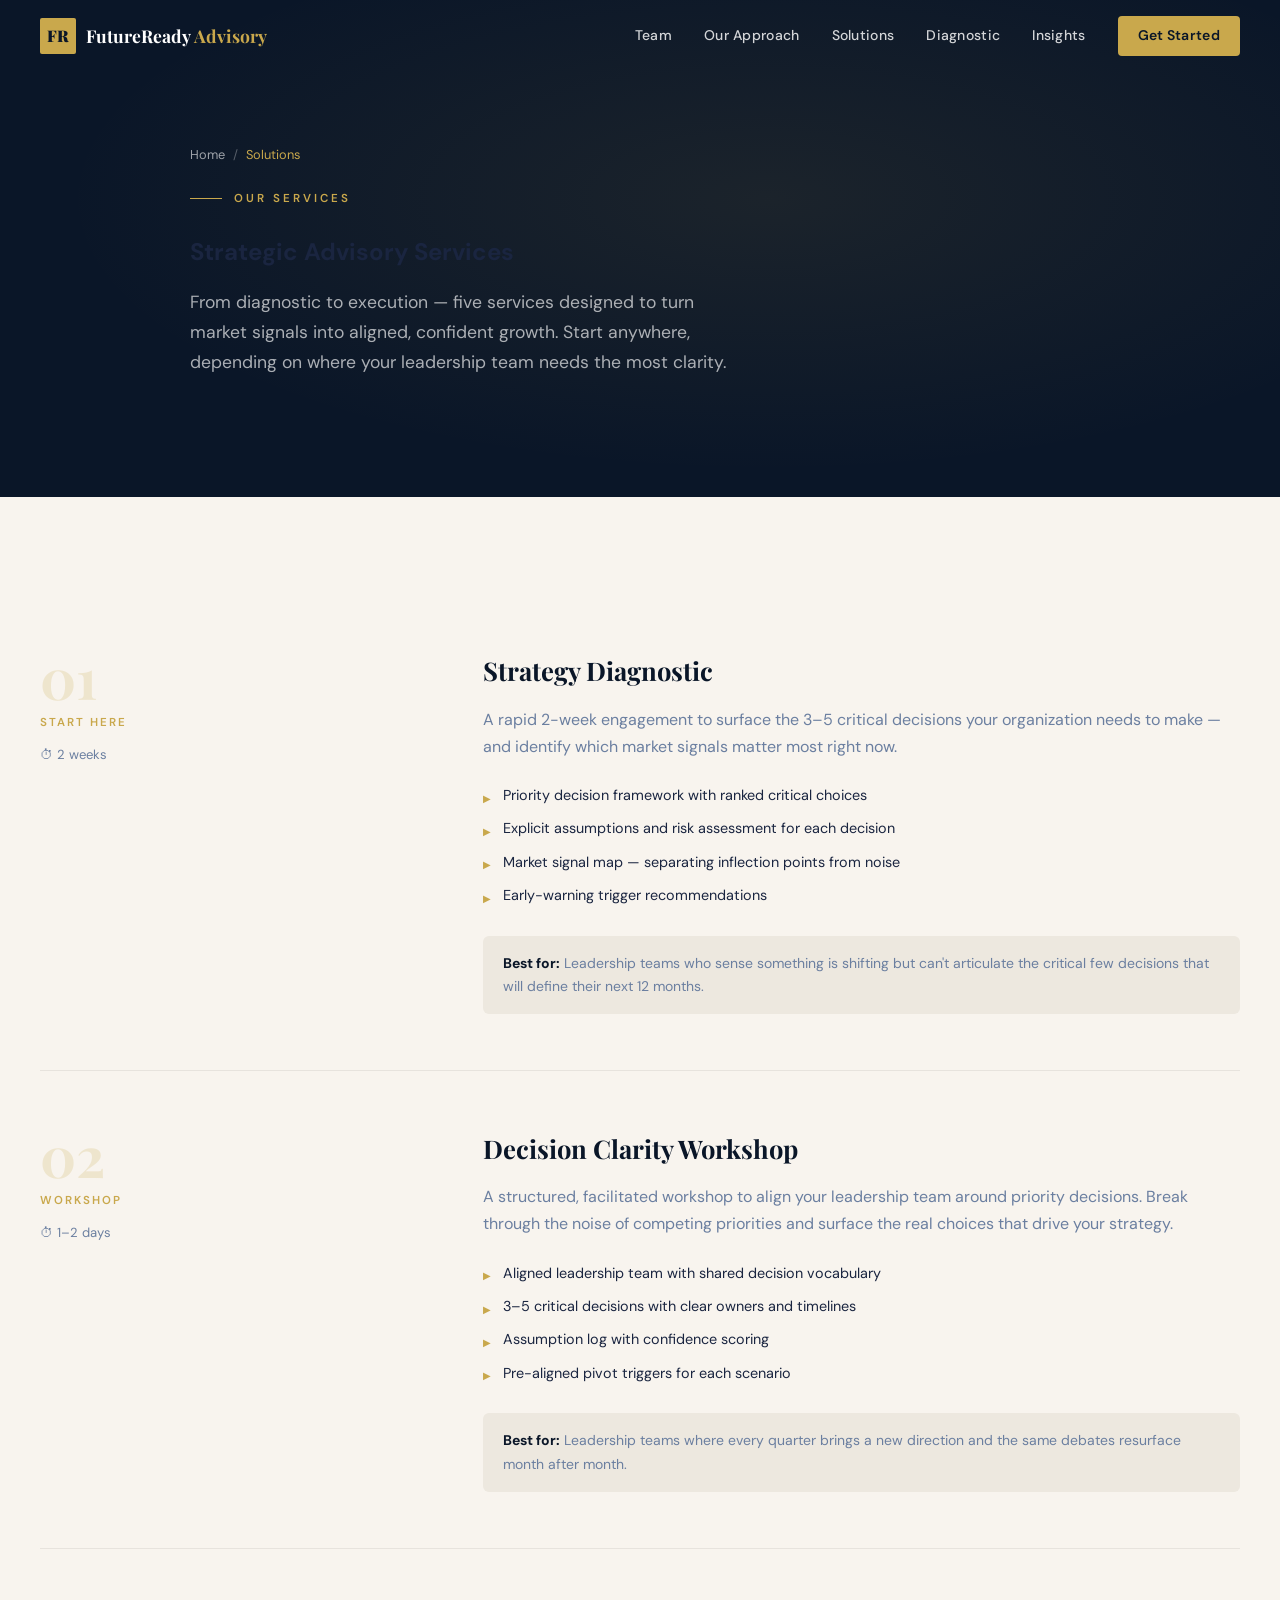
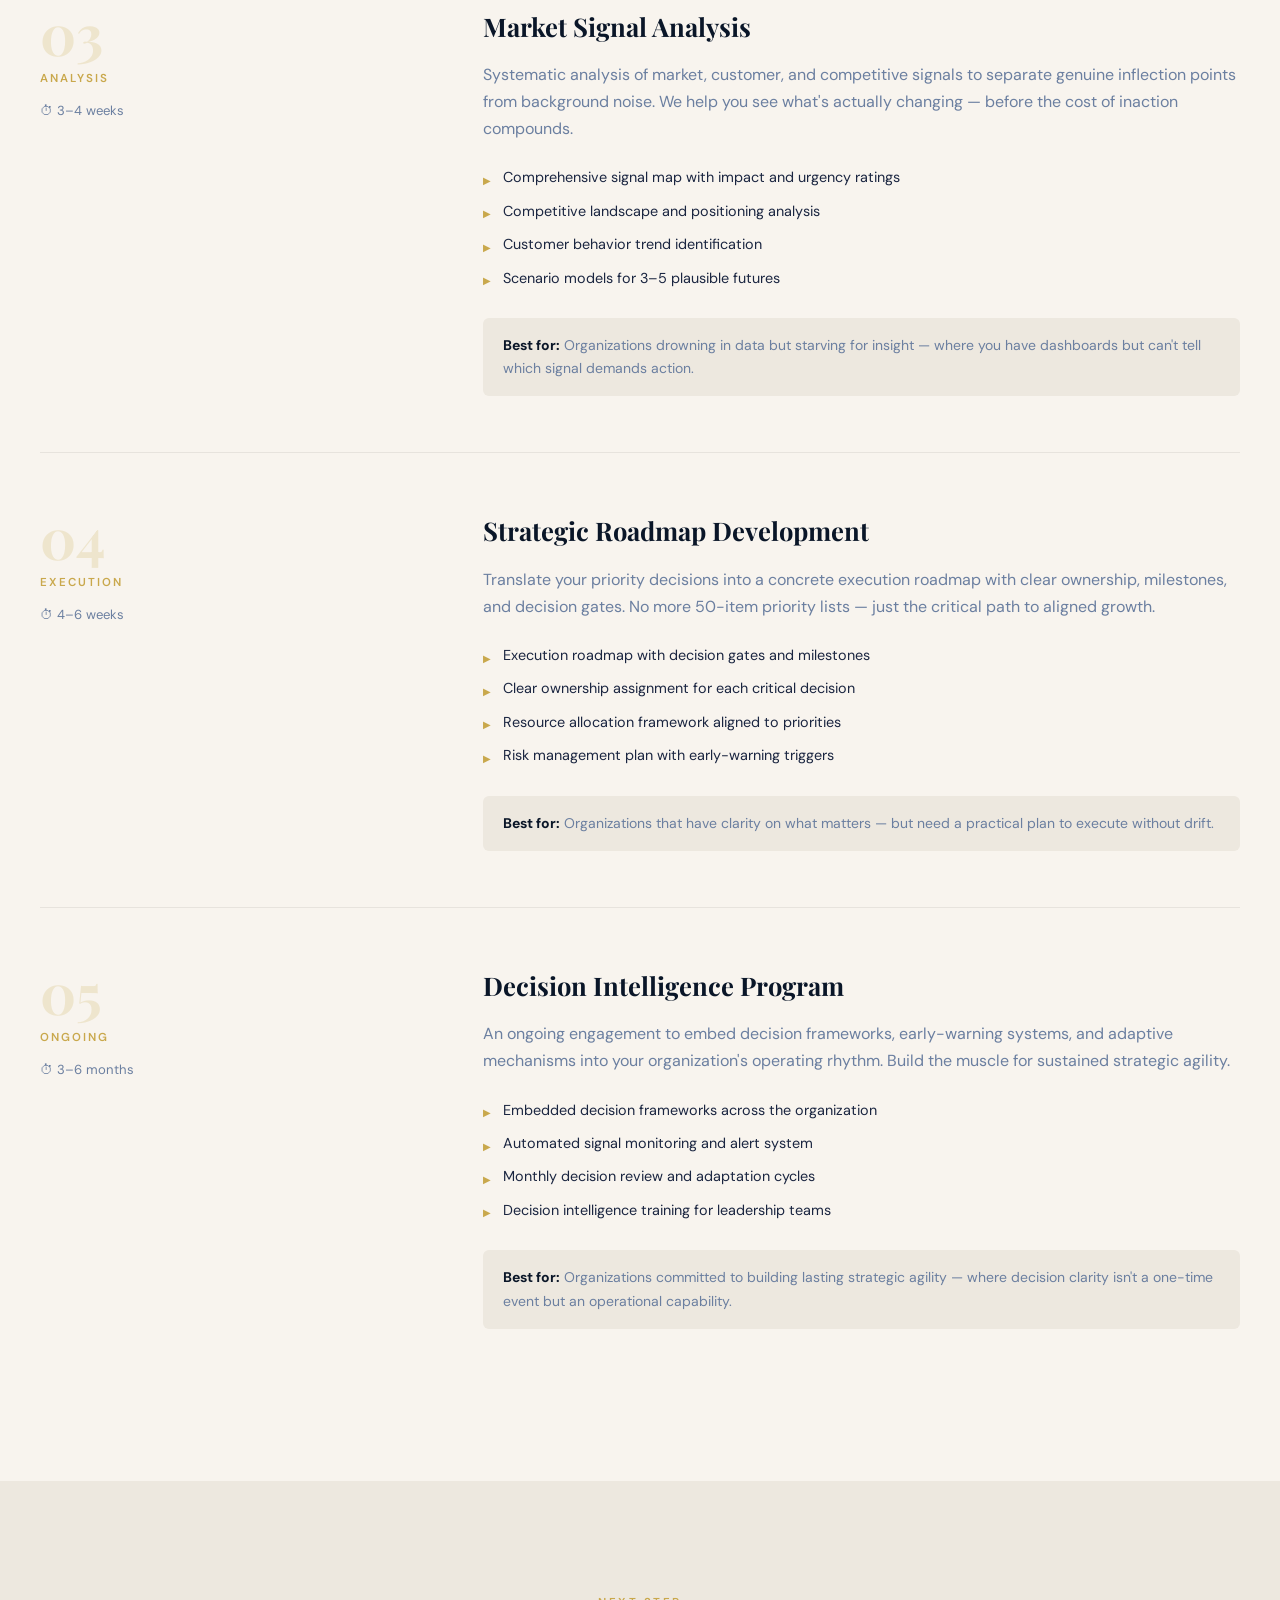
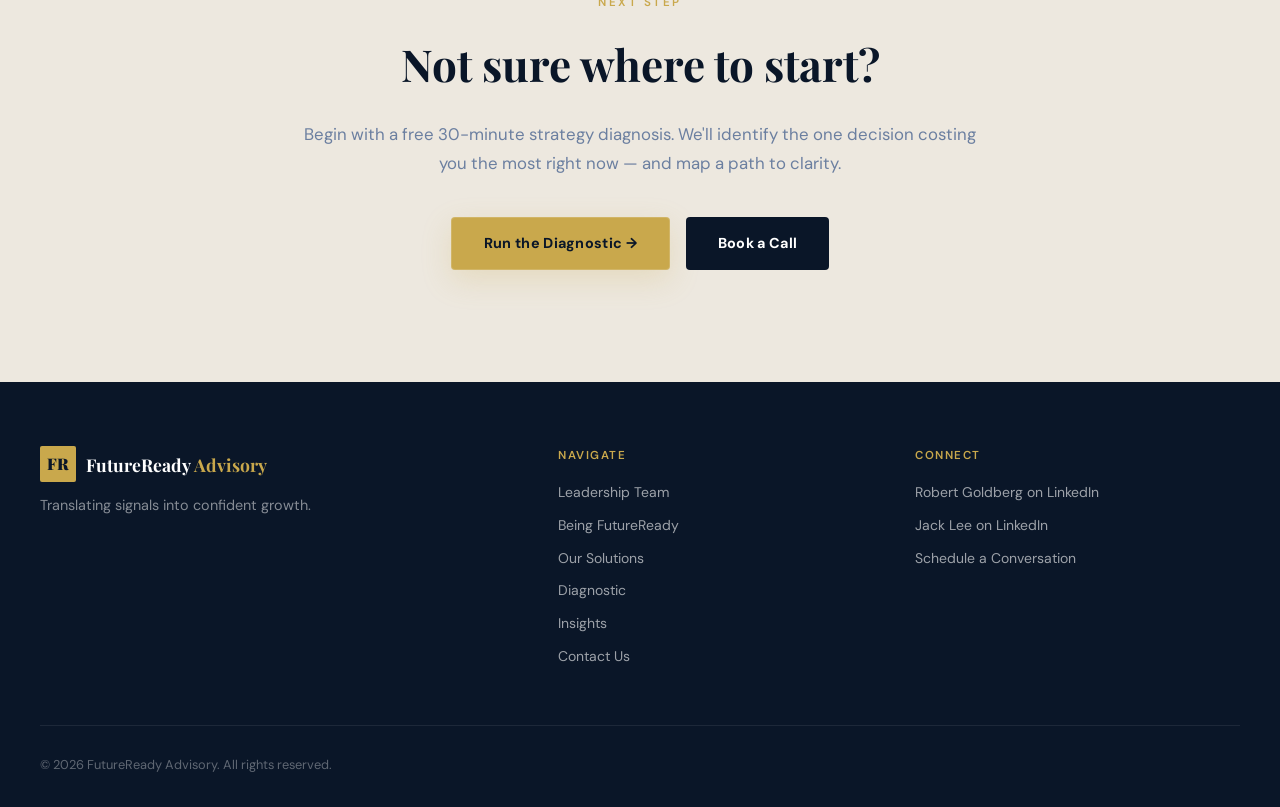
<file: solutions.html>
<!DOCTYPE html>
<html lang="en">
<head>
<meta charset="UTF-8">
<meta name="viewport" content="width=device-width,initial-scale=1">
<meta name="theme-color" content="#0a1628">
<title>Strategic Advisory Services | FutureReady Advisory</title>
<meta name="description" content="Five strategic advisory services: Strategy Diagnostic, Decision Clarity Workshop, Market Signal Analysis, Strategic Roadmap, and Decision Intelligence Program.">
<meta name="keywords" content="strategic advisory services, decision clarity workshop, strategy diagnostic, market signal analysis, strategic roadmap, decision intelligence">
<link rel="canonical" href="https://futurereadyadvisory.com/solutions/">
<meta name="robots" content="index, follow">
<meta property="og:type" content="website">
<meta property="og:title" content="Our Solutions | Strategic Advisory Services | FutureReady Advisory">
<meta property="og:description" content="From diagnostic to execution — five services that turn market signals into aligned, confident growth.">
<meta property="og:url" content="https://futurereadyadvisory.com/solutions/">
<meta property="og:image" content="https://futurereadyadvisory.com/img/og-solutions.jpg">
<meta property="og:site_name" content="FutureReady Advisory">
<meta name="twitter:card" content="summary_large_image">
<meta name="twitter:title" content="Our Solutions | FutureReady Advisory">
<script type="application/ld+json">
{
  "@context": "https://schema.org",
  "@type": "ItemList",
  "name": "FutureReady Advisory Services",
  "description": "Strategic advisory services for leadership teams.",
  "itemListElement": [
    {"@type": "Service", "name": "Strategy Diagnostic", "description": "A 2-week engagement to identify the 3–5 critical decisions your organization needs to make.", "offers": {"@type": "Offer", "price": "", "priceCurrency": "USD"}},
    {"@type": "Service", "name": "Decision Clarity Workshop", "description": "A structured workshop to align your leadership team around priority decisions.", "offers": {"@type": "Offer", "price": "", "priceCurrency": "USD"}},
    {"@type": "Service", "name": "Market Signal Analysis", "description": "Systematic analysis of market signals to separate inflection points from noise.", "offers": {"@type": "Offer", "price": "", "priceCurrency": "USD"}},
    {"@type": "Service", "name": "Strategic Roadmap Development", "description": "Translate decisions into an execution roadmap with clear ownership and milestones.", "offers": {"@type": "Offer", "price": "", "priceCurrency": "USD"}},
    {"@type": "Service", "name": "Decision Intelligence Program", "description": "An ongoing program embedding decision frameworks and early-warning systems into your organization."}
  ]
}
</script>
<link rel="stylesheet" href="shared.css">
</head>
<body>
<a href="#main" class="skip-link">Skip to main content</a>
<header class="site-header" id="site-header">
  <div class="header-inner">
    <a href="index.html" class="logo" aria-label="FutureReady Advisory — Home">
      <span class="logo-mark">FR</span>
      <span class="logo-text">FutureReady<span class="logo-accent"> Advisory</span></span>
    </a>
    <nav class="main-nav" id="main-nav" aria-label="Main navigation">
      <a href="leadership.html">Team</a>
      <a href="being-futureready.html">Our Approach</a>
      <a href="solutions.html" aria-current="page">Solutions</a>
      <a href="diagnostic.html">Diagnostic</a>
      <a href="insights.html">Insights</a>
      <a href="contact.html" class="nav-cta">Get Started</a>
    </nav>
    <button class="hamburger" id="hamburger" aria-label="Toggle menu">
      <span></span><span></span><span></span>
    </button>
  </div>
</header>

<main id="main">
<section class="sol-hero" aria-label="Page header">
  <div class="sol-hero-inner">
    <nav class="breadcrumbs" aria-label="Breadcrumb">
      <a href="index.html">Home</a>
      <span class="sep">/</span>
      <span class="current">Solutions</span>
    </nav>
    <div class="eyebrow">Our Services</div>
    <h1>Strategic Advisory Services</h1>
    <p class="hero-sub" style="margin-top:1rem">From diagnostic to execution — five services designed to turn market signals into aligned, confident growth. Start anywhere, depending on where your leadership team needs the most clarity.</p>
  </div>
</section>

<section class="solutions-section" aria-label="Service offerings">
  <div class="solutions-inner">
    <div class="solution-block fade-in">
      <div class="sol-meta">
        <div class="sol-number">01</div>
        <div class="sol-tag">Start Here</div>
        <div class="sol-timeline">⏱ 2 weeks</div>
      </div>
      <div class="sol-detail">
        <h3>Strategy Diagnostic</h3>
        <p class="sol-sub">A rapid 2-week engagement to surface the 3–5 critical decisions your organization needs to make — and identify which market signals matter most right now.</p>
        <div class="deliverables">
          <div class="deliverable">Priority decision framework with ranked critical choices</div>
          <div class="deliverable">Explicit assumptions and risk assessment for each decision</div>
          <div class="deliverable">Market signal map — separating inflection points from noise</div>
          <div class="deliverable">Early-warning trigger recommendations</div>
        </div>
        <div class="sol-for"><strong>Best for:</strong> Leadership teams who sense something is shifting but can't articulate the critical few decisions that will define their next 12 months.</div>
      </div>
    </div>
    <div class="solution-block fade-in">
      <div class="sol-meta">
        <div class="sol-number">02</div>
        <div class="sol-tag">Workshop</div>
        <div class="sol-timeline">⏱ 1–2 days</div>
      </div>
      <div class="sol-detail">
        <h3>Decision Clarity Workshop</h3>
        <p class="sol-sub">A structured, facilitated workshop to align your leadership team around priority decisions. Break through the noise of competing priorities and surface the real choices that drive your strategy.</p>
        <div class="deliverables">
          <div class="deliverable">Aligned leadership team with shared decision vocabulary</div>
          <div class="deliverable">3–5 critical decisions with clear owners and timelines</div>
          <div class="deliverable">Assumption log with confidence scoring</div>
          <div class="deliverable">Pre-aligned pivot triggers for each scenario</div>
        </div>
        <div class="sol-for"><strong>Best for:</strong> Leadership teams where every quarter brings a new direction and the same debates resurface month after month.</div>
      </div>
    </div>
    <div class="solution-block fade-in">
      <div class="sol-meta">
        <div class="sol-number">03</div>
        <div class="sol-tag">Analysis</div>
        <div class="sol-timeline">⏱ 3–4 weeks</div>
      </div>
      <div class="sol-detail">
        <h3>Market Signal Analysis</h3>
        <p class="sol-sub">Systematic analysis of market, customer, and competitive signals to separate genuine inflection points from background noise. We help you see what's actually changing — before the cost of inaction compounds.</p>
        <div class="deliverables">
          <div class="deliverable">Comprehensive signal map with impact and urgency ratings</div>
          <div class="deliverable">Competitive landscape and positioning analysis</div>
          <div class="deliverable">Customer behavior trend identification</div>
          <div class="deliverable">Scenario models for 3–5 plausible futures</div>
        </div>
        <div class="sol-for"><strong>Best for:</strong> Organizations drowning in data but starving for insight — where you have dashboards but can't tell which signal demands action.</div>
      </div>
    </div>
    <div class="solution-block fade-in">
      <div class="sol-meta">
        <div class="sol-number">04</div>
        <div class="sol-tag">Execution</div>
        <div class="sol-timeline">⏱ 4–6 weeks</div>
      </div>
      <div class="sol-detail">
        <h3>Strategic Roadmap Development</h3>
        <p class="sol-sub">Translate your priority decisions into a concrete execution roadmap with clear ownership, milestones, and decision gates. No more 50-item priority lists — just the critical path to aligned growth.</p>
        <div class="deliverables">
          <div class="deliverable">Execution roadmap with decision gates and milestones</div>
          <div class="deliverable">Clear ownership assignment for each critical decision</div>
          <div class="deliverable">Resource allocation framework aligned to priorities</div>
          <div class="deliverable">Risk management plan with early-warning triggers</div>
        </div>
        <div class="sol-for"><strong>Best for:</strong> Organizations that have clarity on what matters — but need a practical plan to execute without drift.</div>
      </div>
    </div>
    <div class="solution-block fade-in">
      <div class="sol-meta">
        <div class="sol-number">05</div>
        <div class="sol-tag">Ongoing</div>
        <div class="sol-timeline">⏱ 3–6 months</div>
      </div>
      <div class="sol-detail">
        <h3>Decision Intelligence Program</h3>
        <p class="sol-sub">An ongoing engagement to embed decision frameworks, early-warning systems, and adaptive mechanisms into your organization's operating rhythm. Build the muscle for sustained strategic agility.</p>
        <div class="deliverables">
          <div class="deliverable">Embedded decision frameworks across the organization</div>
          <div class="deliverable">Automated signal monitoring and alert system</div>
          <div class="deliverable">Monthly decision review and adaptation cycles</div>
          <div class="deliverable">Decision intelligence training for leadership teams</div>
        </div>
        <div class="sol-for"><strong>Best for:</strong> Organizations committed to building lasting strategic agility — where decision clarity isn't a one-time event but an operational capability.</div>
      </div>
    </div>
  </div>
</section>

<section class="home-cta" style="background:var(--cream-dark)" aria-label="Get started">
  <div class="home-cta-inner fade-in">
    <div class="section-label" style="text-align:center">Next Step</div>
    <h2>Not sure where to start?</h2>
    <p>Begin with a free 30-minute strategy diagnosis. We'll identify the one decision costing you the most right now — and map a path to clarity.</p>
    <div class="cta-actions">
      <a href="diagnostic.html" class="btn-primary">Run the Diagnostic →</a>
      <a href="contact.html" class="btn-navy">Book a Call</a>
    </div>
  </div>
</section>
</main>

<footer class="site-footer">
  <div class="footer-inner">
    <div class="footer-brand">
      <a href="index.html" class="logo" aria-label="FutureReady Advisory — Home">
        <span class="logo-mark">FR</span>
        <span class="logo-text">FutureReady<span class="logo-accent"> Advisory</span></span>
      </a>
      <p>Translating signals into confident growth.</p>
    </div>
    <div class="footer-links">
      <div class="footer-col">
        <h4>Navigate</h4>
        <a href="leadership.html">Leadership Team</a>
        <a href="being-futureready.html">Being FutureReady</a>
        <a href="solutions.html">Our Solutions</a>
        <a href="diagnostic.html">Diagnostic</a>
        <a href="insights.html">Insights</a>
        <a href="contact.html">Contact Us</a>
      </div>
      <div class="footer-col">
        <h4>Connect</h4>
        <a href="https://www.linkedin.com/in/robgoldberg/" target="_blank" rel="noopener">Robert Goldberg on LinkedIn</a>
        <a href="https://www.linkedin.com/in/jkleemktgii/" target="_blank" rel="noopener">Jack Lee on LinkedIn</a>
        <a href="contact.html">Schedule a Conversation</a>
      </div>
    </div>
  </div>
  <div class="footer-bottom">
    <p>© 2026 FutureReady Advisory. All rights reserved.</p>
  </div>
</footer>
<script src="shared.js"></script>

<style>
.sol-hero{background:var(--navy);padding:9rem 2rem 5rem;position:relative;overflow:hidden}
.sol-hero::before{content:"";position:absolute;inset:0;background:radial-gradient(ellipse at 60% 40%,rgba(201,168,76,.09),transparent 65%)}
.sol-hero-inner{max-width:900px;margin:0 auto;position:relative}
.solutions-section{background:var(--cream);padding:6rem 2rem}
.solutions-inner{max-width:1200px;margin:0 auto}
.solution-block{display:grid;grid-template-columns:1fr 2fr;gap:4rem;align-items:start;padding:3.5rem 0;border-bottom:1px solid rgba(0,0,0,.07)}
.solution-block:last-child{border-bottom:none}
@media(max-width:768px){.solution-block{grid-template-columns:1fr;gap:2rem}}
.sol-meta .sol-number{font-family:"Playfair Display",serif;font-size:3.5rem;font-weight:700;color:rgba(201,168,76,.2);line-height:1;margin-bottom:.5rem}
.sol-meta .sol-tag{font-size:.72rem;letter-spacing:2px;text-transform:uppercase;color:var(--gold);font-weight:600}
.sol-meta .sol-timeline{margin-top:.75rem;font-size:.82rem;color:var(--gray);display:flex;align-items:center;gap:.5rem}
.sol-detail h3{font-family:"Playfair Display",serif;font-size:1.6rem;color:var(--navy);margin-bottom:.875rem}
.sol-detail .sol-sub{font-size:1rem;color:var(--gray);line-height:1.7;margin-bottom:1.5rem}
.deliverables{display:flex;flex-direction:column;gap:.6rem;margin-bottom:1.75rem}
.deliverable{display:flex;gap:.75rem;align-items:flex-start;font-size:.9rem;color:var(--text)}
.deliverable::before{content:"▶";color:var(--gold);font-size:.65rem;margin-top:.35rem;flex-shrink:0}
.sol-for{background:var(--cream-dark);border-radius:6px;padding:1rem 1.25rem;font-size:.875rem;color:var(--gray)}
.sol-for strong{color:var(--navy)}
</style>
</body>
</html>
</file>
<file: shared.css>
/* ========================================
   FutureReady Advisory — Enhanced Styles
   Includes original + SEO/AEO additions
   ======================================== */

@import url('https://fonts.googleapis.com/css2?family=Playfair+Display:wght@400;600;700;900&family=DM+Sans:wght@300;400;500;600&display=swap');

*,*::before,*::after{box-sizing:border-box;margin:0;padding:0}
:root{
  --navy:#0a1628;
  --navy-mid:#112040;
  --navy-light:#1a3260;
  --gold:#c9a84c;
  --gold-light:#e4c97e;
  --cream:#f8f4ee;
  --cream-dark:#ede8df;
  --white:#ffffff;
  --gray:#6b7fa0;
  --text:#1a2540;
  --radius:4px;
  --shadow:0 4px 24px rgba(10,22,40,0.1);
  --shadow-lg:0 12px 48px rgba(10,22,40,0.18);
  --accent-glow: rgba(201,168,76,.28);
  --glass: rgba(255,255,255,.06);
}
html{scroll-behavior:smooth}
body{font-family:'DM Sans',sans-serif;color:var(--text);background:
  radial-gradient(circle at top right, rgba(201,168,76,.08), transparent 28%),
  linear-gradient(to bottom, #f8f4ee, #f2ede4);
  line-height:1.65;overflow-x:hidden}

/* Skip link for accessibility */
.skip-link {
  position: absolute;
  top: -100%;
  left: 1rem;
  background: var(--gold);
  color: var(--navy);
  padding: .5rem 1rem;
  z-index: 200;
  font-weight: 700;
  border-radius: 0 0 var(--radius) var(--radius);
  text-decoration: none;
}
.skip-link:focus { top: 0; }

/* HEADER */
.site-header{position:fixed;top:0;left:0;right:0;z-index:100;padding:0 2rem;transition:background .3s,box-shadow .3s}
.site-header.scrolled{background:rgba(10,22,40,0.97);backdrop-filter:blur(12px);box-shadow:0 2px 20px rgba(0,0,0,.25)}
.header-inner{max-width:1200px;margin:0 auto;display:flex;align-items:center;justify-content:space-between;height:72px}
.logo{display:flex;align-items:center;gap:10px;text-decoration:none}
.logo-mark{background:var(--gold);color:var(--navy);font-family:'Playfair Display',serif;font-weight:900;font-size:1rem;width:36px;height:36px;display:flex;align-items:center;justify-content:center;border-radius:2px;flex-shrink:0}
.logo-text{font-family:'Playfair Display',serif;font-size:1.1rem;font-weight:700;color:var(--white)}
.logo-accent{color:var(--gold)}
.main-nav{display:flex;align-items:center;gap:2rem}
.main-nav a{color:rgba(255,255,255,.82);text-decoration:none;font-size:.875rem;font-weight:500;letter-spacing:.3px;transition:color .2s}
.main-nav a:hover{color:var(--gold)}
.nav-cta{background:var(--gold)!important;color:var(--navy)!important;padding:.5rem 1.25rem!important;border-radius:var(--radius);font-weight:600!important}
.nav-cta:hover{background:var(--gold-light)!important}
.hamburger{display:none;flex-direction:column;gap:5px;background:none;border:none;cursor:pointer;padding:4px}
.hamburger span{display:block;width:24px;height:2px;background:var(--white);border-radius:2px;transition:.3s}
@media(max-width:768px){
  .main-nav{display:none;position:fixed;top:72px;left:0;right:0;background:var(--navy);flex-direction:column;align-items:flex-start;padding:1.5rem 2rem;gap:1.25rem;border-top:1px solid rgba(255,255,255,.08)}
  .main-nav.open{display:flex}
  .hamburger{display:flex}
}

/* FOOTER */
.site-footer{background:var(--navy);color:rgba(255,255,255,.7);padding:4rem 2rem 2rem}
.footer-inner{max-width:1200px;margin:0 auto;display:grid;grid-template-columns:1fr 1.5fr;gap:4rem;padding-bottom:3rem;border-bottom:1px solid rgba(255,255,255,.08)}
@media(max-width:640px){.footer-inner{grid-template-columns:1fr;gap:2.5rem}}
.footer-brand p{margin-top:.75rem;font-size:.9rem;color:rgba(255,255,255,.5);max-width:280px}
.footer-brand .logo-text{color:var(--white)}
.footer-links{display:grid;grid-template-columns:1fr 1fr;gap:2rem}
.footer-col h4{color:var(--gold);font-size:.72rem;letter-spacing:1.5px;text-transform:uppercase;font-weight:600;margin-bottom:1rem}
.footer-col a{display:block;color:rgba(255,255,255,.6);text-decoration:none;font-size:.875rem;margin-bottom:.6rem;transition:color .2s}
.footer-col a:hover{color:var(--gold)}
.footer-bottom{max-width:1200px;margin:.2rem auto 0;padding-top:1.5rem;font-size:.8rem;color:rgba(255,255,255,.35)}

/* BUTTONS */
.btn-primary{display:inline-flex;align-items:center;gap:.5rem;background:var(--gold);color:var(--navy);padding:.85rem 2rem;border-radius:var(--radius);font-weight:700;font-size:.9rem;text-decoration:none;letter-spacing:.3px;border:1px solid rgba(255,255,255,.15);box-shadow:0 10px 30px rgba(201,168,76,.22);transition:background .2s,transform .15s,box-shadow .2s}
.btn-primary:hover{background:var(--gold-light);transform:translateY(-2px);box-shadow:0 8px 24px rgba(201,168,76,.3)}
.btn-outline{display:inline-flex;align-items:center;gap:.5rem;background:transparent;color:var(--white);border:1.5px solid rgba(255,255,255,.4);padding:.85rem 2rem;border-radius:var(--radius);font-weight:500;font-size:.9rem;text-decoration:none;backdrop-filter:blur(8px);letter-spacing:.3px;transition:all .2s}
.btn-outline:hover{border-color:var(--gold);color:var(--gold)}
.btn-navy{display:inline-flex;align-items:center;gap:.5rem;background:var(--navy);color:var(--white);padding:.85rem 2rem;border-radius:var(--radius);font-weight:700;font-size:.9rem;text-decoration:none;letter-spacing:.3px;transition:background .2s,transform .15s}
.btn-navy:hover{background:var(--navy-light);transform:translateY(-2px)}

/* SECTION UTILITIES */
.section-label{font-size:.72rem;letter-spacing:2.5px;text-transform:uppercase;color:var(--gold);font-weight:600;margin-bottom:1rem}
.section-title{font-family:'Playfair Display',serif;font-size:clamp(2rem,4vw,3rem);font-weight:700;color:var(--navy);line-height:1.2;margin-bottom:1.25rem;position:relative;display:inline-block}
.section-title::after{content:"";display:block;width:70px;height:3px;margin-top:14px;border-radius:999px;background:linear-gradient(90deg, var(--gold), transparent)}
.section-title.light{color:var(--white)}
.section-title.light::after{background:linear-gradient(90deg, var(--gold), transparent)}
.section-sub{font-size:1.05rem;color:var(--gray);line-height:1.7;max-width:600px}
.section-sub.light{color:rgba(255,255,255,.6)}
.page-hero{background:var(--navy);padding:10rem 2rem 5rem;position:relative;overflow:hidden}
.page-hero::before{content:'';position:absolute;inset:0;background:radial-gradient(ellipse at 70% 50%,rgba(201,168,76,.08),transparent 70%)}
.page-hero-inner{max-width:1200px;margin:0 auto;position:relative}

/* ANIMATIONS */
.fade-in{opacity:0;transform:translateY(20px);transition:opacity .6s ease,transform .6s ease}
.fade-in.visible{opacity:1;transform:none}
.reveal{opacity:0;transform:translateY(30px);transition:opacity .6s ease,transform .6s ease}
.reveal.visible{opacity:1;transform:translateY(0)}
.card-hover{transition:transform .25s ease, box-shadow .25s ease, border-color .25s ease}
.card-hover:hover{transform:translateY(-8px);box-shadow:0 18px 50px rgba(10,22,40,.14)}
.glass-panel{background:rgba(255,255,255,.08);backdrop-filter:blur(14px);border:1px solid rgba(255,255,255,.12)}

/* SECTION STYLES */
.hero{min-height:100vh;background:var(--navy);display:flex;align-items:center;position:relative;overflow:hidden;padding:7rem 2rem 4rem}
.hero::before{content:"";position:absolute;inset:0;background:radial-gradient(ellipse at 80% 40%,rgba(201,168,76,.1),transparent 65%),radial-gradient(ellipse at 20% 80%,rgba(26,50,96,.6),transparent 60%)}
.hero::after{content:"";position:absolute;inset:auto -120px -120px auto;width:340px;height:340px;border-radius:50%;background:radial-gradient(circle, rgba(201,168,76,.18), transparent 70%);filter:blur(20px)}
.hero-grid{position:absolute;inset:0;background-image:linear-gradient(rgba(255,255,255,.02) 1px,transparent 1px),linear-gradient(90deg,rgba(255,255,255,.02) 1px,transparent 1px);background-size:60px 60px}
.hero-inner{max-width:1200px;margin:0 auto;position:relative;z-index:1}
.eyebrow{font-size:.72rem;letter-spacing:3px;text-transform:uppercase;color:var(--gold);font-weight:600;margin-bottom:1.5rem;display:flex;align-items:center;gap:.75rem}
.eyebrow::before{content:"";display:block;width:32px;height:1px;background:var(--gold)}
.hero h1{font-family:"Playfair Display",serif;font-size:clamp(2.5rem,5.5vw,4.2rem);color:var(--white);line-height:1.1;font-weight:700;max-width:780px;margin-bottom:1.75rem}
.hero h1 em{color:var(--gold);font-style:normal}
.hero-sub{font-size:1.1rem;color:rgba(255,255,255,.65);max-width:560px;line-height:1.7;margin-bottom:2.5rem}
.hero-actions{display:flex;gap:1rem;flex-wrap:wrap}
.hero-stats{display:grid;grid-template-columns:repeat(3,1fr);gap:1.5rem;max-width:560px;margin-top:4rem;padding-top:3rem;border-top:1px solid rgba(255,255,255,.08)}
.hero-stat .num{font-family:"Playfair Display",serif;font-size:2.2rem;font-weight:700;color:var(--gold)}
.hero-stat .lbl{font-size:.8rem;color:rgba(255,255,255,.5);margin-top:.25rem}
@media(max-width:500px){.hero-stats{grid-template-columns:1fr 1fr}}

.problem-section{background:var(--cream);padding:6rem 2rem}
.problem-inner{max-width:1200px;margin:0 auto;display:grid;grid-template-columns:1fr 1fr;gap:5rem;align-items:center}
@media(max-width:768px){.problem-inner{grid-template-columns:1fr;gap:3rem}}
.problem-cards{display:flex;flex-direction:column;gap:1rem}
.problem-card{background:var(--white);border-left:3px solid var(--gold);padding:1.25rem 1.5rem;border-radius:0 4px 4px 0;box-shadow:var(--shadow)}
.problem-card h4{font-weight:600;color:var(--navy);font-size:.95rem;margin-bottom:.35rem}
.problem-card p{font-size:.875rem;color:var(--gray);line-height:1.55}

.how-section{background:var(--navy);padding:6rem 2rem;position:relative;overflow:hidden}
.how-section::before{content:"";position:absolute;right:-200px;top:-200px;width:600px;height:600px;border-radius:50%;background:radial-gradient(circle,rgba(201,168,76,.06),transparent 70%)}
.how-inner{max-width:1200px;margin:0 auto}
.steps-grid{display:grid;grid-template-columns:repeat(3,1fr);gap:2rem;margin-top:3rem}
@media(max-width:768px){.steps-grid{grid-template-columns:1fr}}
.step-card{padding:2rem;border:1px solid rgba(255,255,255,.08);border-radius:8px;background:rgba(255,255,255,.03);transition:border-color .2s,transform .2s}
.step-card:hover{border-color:rgba(201,168,76,.35);transform:translateY(-4px)}
.step-num{font-family:"Playfair Display",serif;font-size:3.5rem;font-weight:700;color:rgba(201,168,76,.15);line-height:1;margin-bottom:.75rem}
.step-card h3{font-family:"Playfair Display",serif;font-size:1.25rem;color:var(--white);margin-bottom:.75rem}
.step-card p{font-size:.9rem;color:rgba(255,255,255,.55);line-height:1.65}

.outcomes-section{background:var(--cream-dark);padding:6rem 2rem}
.outcomes-inner{max-width:1200px;margin:0 auto}
.outcomes-grid{display:grid;grid-template-columns:repeat(3,1fr);gap:1.5rem;margin-top:3rem}
@media(max-width:900px){.outcomes-grid{grid-template-columns:repeat(2,1fr)}}
@media(max-width:540px){.outcomes-grid{grid-template-columns:1fr}}
.outcome-item{background:var(--white);padding:1.75rem;border-radius:8px;box-shadow:var(--shadow);display:flex;gap:1rem;align-items:flex-start}
.outcome-icon{font-size:1.5rem;flex-shrink:0}
.outcome-item h4{font-weight:600;color:var(--navy);font-size:.95rem;margin-bottom:.35rem}
.outcome-item p{font-size:.85rem;color:var(--gray);line-height:1.55}

.stats-bar{background:var(--gold);padding:3.5rem 2rem}
.stats-bar-inner{max-width:1200px;margin:0 auto;display:grid;grid-template-columns:repeat(3,1fr);gap:2rem}
@media(max-width:640px){.stats-bar-inner{grid-template-columns:1fr;text-align:center}}
.stat-block .big{font-family:"Playfair Display",serif;font-size:3rem;font-weight:700;color:var(--navy);line-height:1}
.stat-block .desc{font-size:.85rem;color:var(--navy);opacity:.7;margin-top:.5rem}

.team-preview{background:var(--navy-mid);padding:6rem 2rem}
.team-preview-inner{max-width:1200px;margin:0 auto}
.team-cards{display:grid;grid-template-columns:repeat(2,1fr);gap:2rem;margin-top:3rem}
@media(max-width:640px){.team-cards{grid-template-columns:1fr}}
.team-card{background:rgba(255,255,255,.04);border:1px solid rgba(255,255,255,.08);border-radius:8px;overflow:hidden;display:flex;transition:border-color .2s}
.team-card:hover{border-color:rgba(201,168,76,.4)}
.team-card img{width:130px;flex-shrink:0;object-fit:cover;object-position:center top}
.team-card-body{padding:1.5rem}
.team-card-body h3{font-family:"Playfair Display",serif;color:var(--white);font-size:1.1rem;margin-bottom:.25rem}
.team-card-role{font-size:.72rem;letter-spacing:1.5px;text-transform:uppercase;color:var(--gold);font-weight:600;margin-bottom:.75rem}
.team-card-body p{font-size:.85rem;color:rgba(255,255,255,.55);line-height:1.6}

.home-cta{background:var(--cream);padding:7rem 2rem;text-align:center}
.home-cta-inner{max-width:680px;margin:0 auto}
.home-cta h2{font-family:"Playfair Display",serif;font-size:clamp(2rem,4vw,2.75rem);color:var(--navy);margin-bottom:1.25rem}
.home-cta p{color:var(--gray);font-size:1.05rem;margin-bottom:2.5rem;line-height:1.7}
.cta-actions{display:flex;gap:1rem;justify-content:center;flex-wrap:wrap}

img{max-width:100%}

/* Breadcrumbs */
.breadcrumbs {
  display: flex;
  gap: .5rem;
  align-items: center;
  font-size: .8rem;
  color: rgba(255,255,255,.5);
  margin-bottom: 1.5rem;
}
.breadcrumbs a {
  color: rgba(255,255,255,.6);
  text-decoration: none;
  transition: color .2s;
}
.breadcrumbs a:hover { color: var(--gold); }
.breadcrumbs .sep { color: rgba(255,255,255,.3); }
.breadcrumbs .current { color: var(--gold); }

/* AEO-optimized heading styles */
h1, h2, h3, h4 { scroll-margin-top: 80px; }
</file>
